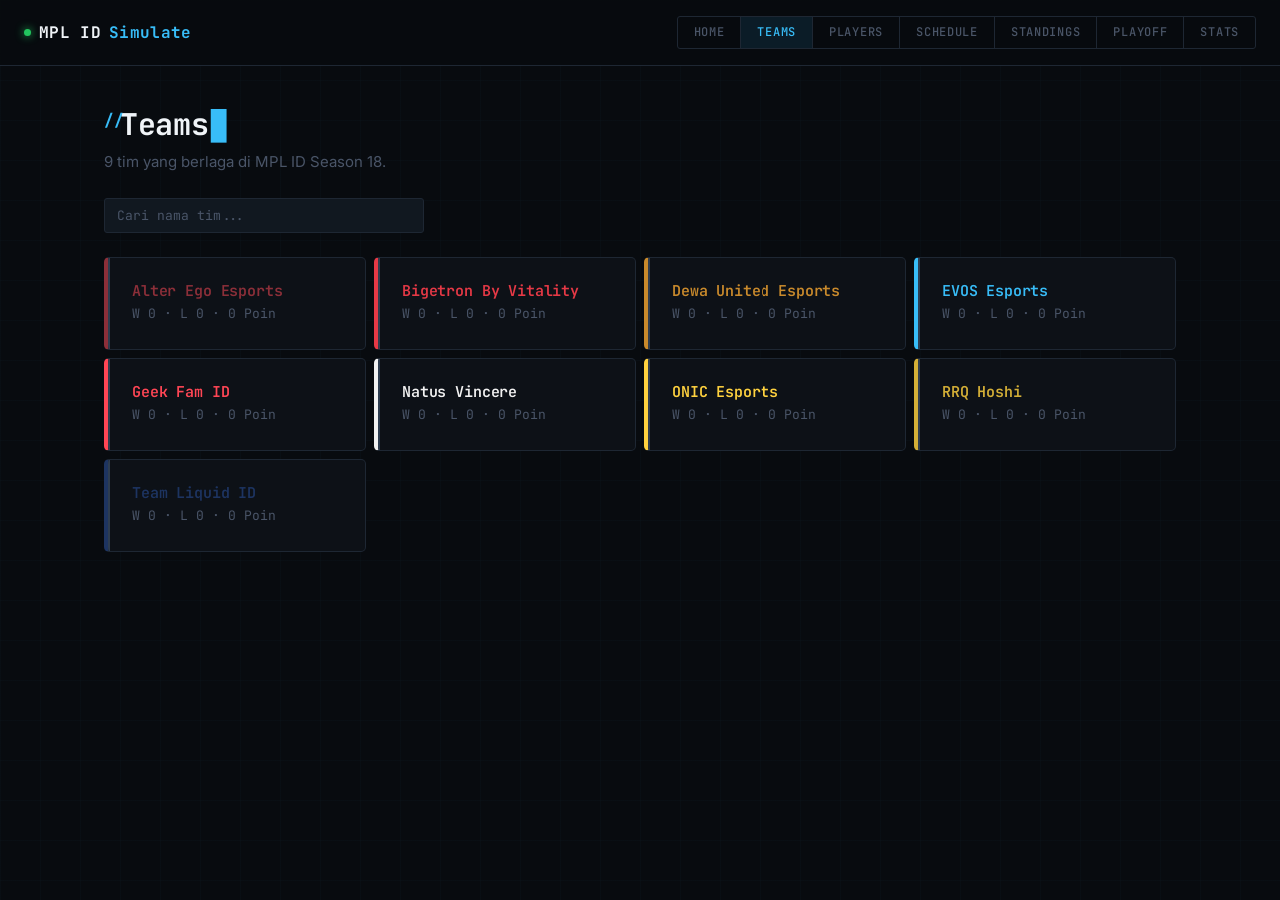
<file: index.html>
<!DOCTYPE html>
<html lang="id">
<head>
  <meta charset="UTF-8">
  <meta name="viewport" content="width=device-width, initial-scale=1.0">
  <title>MPL ID Simulate</title>
  <link rel="stylesheet" href="style.css">
</head>
<body>

  <nav class="navbar">
    <div class="navbar__brand">MPL ID <span>Simulate</span></div>
    <ul class="navbar__tabs">
      <li class="navbar__tab"><a href="home.html">Home</a></li>
      <li class="navbar__tab is-active">Teams</li>
      <li class="navbar__tab"><a href="players.html">Players</a></li>
      <li class="navbar__tab"><a href="schedule.html">Schedule</a></li>
      <li class="navbar__tab"><a href="standings.html">Standings</a></li>
      <li class="navbar__tab"><a href="playoff.html">Playoff</a></li>
      <li class="navbar__tab"><a href="stats.html">Stats</a></li>
    </ul>
  </nav>

  <main class="container" style="padding-top: 40px; padding-bottom: 40px;">
    <h1 data-type="Teams">Teams</h1>
    <p class="text-muted" style="margin-top: 8px; margin-bottom: 24px;">
      9 tim yang berlaga di MPL ID Season 18.
    </p>

    <input
      type="text"
      id="search-team"
      placeholder="Cari nama tim..."
      style="width: 100%; max-width: 320px; margin-bottom: 24px;"
    >

    <div id="teams-grid" class="card-grid">
      <p class="text-muted">Memuat data tim...</p>
    </div>
  </main>

  <script>
    let semuaTeams = [];

    function renderTeams(daftar) {
      const grid = document.getElementById('teams-grid');
      grid.innerHTML = '';

      if (daftar.length === 0) {
        grid.innerHTML = '<p class="text-muted">Tidak ada tim yang cocok.</p>';
        return;
      }

      daftar.forEach(team => {
        const card = document.createElement('a');
        card.className = 'card';
        card.href = `team-detail.html?id=${team.id}`;
        card.style.display = 'block';
        card.style.borderLeft = `4px solid ${team.color}`;
        card.innerHTML = `
          <h3 class="card__title" style="color: ${team.color};">${team.name}</h3>
          <p class="card__meta">W ${team.wins} · L ${team.losses} · ${team.points} Poin</p>
        `;
        grid.appendChild(card);
      });
    }

    async function loadTeams() {
      const grid = document.getElementById('teams-grid');
      try {
        const res = await fetch('teams.json');
        semuaTeams = await res.json();
        renderTeams(semuaTeams);
      } catch (err) {
        grid.innerHTML = '<p class="text-muted">Gagal memuat data tim. Pastikan file dibuka lewat local server, bukan langsung dari file.</p>';
        console.error(err);
      }
    }

    document.getElementById('search-team').addEventListener('input', (e) => {
      const kata = e.target.value.trim().toLowerCase();
      const hasil = semuaTeams.filter(t => t.name.toLowerCase().includes(kata));
      renderTeams(hasil);
    });

    loadTeams();
  </script>

  <script src="terminal.js"></script>
</body>
</html>
</file>
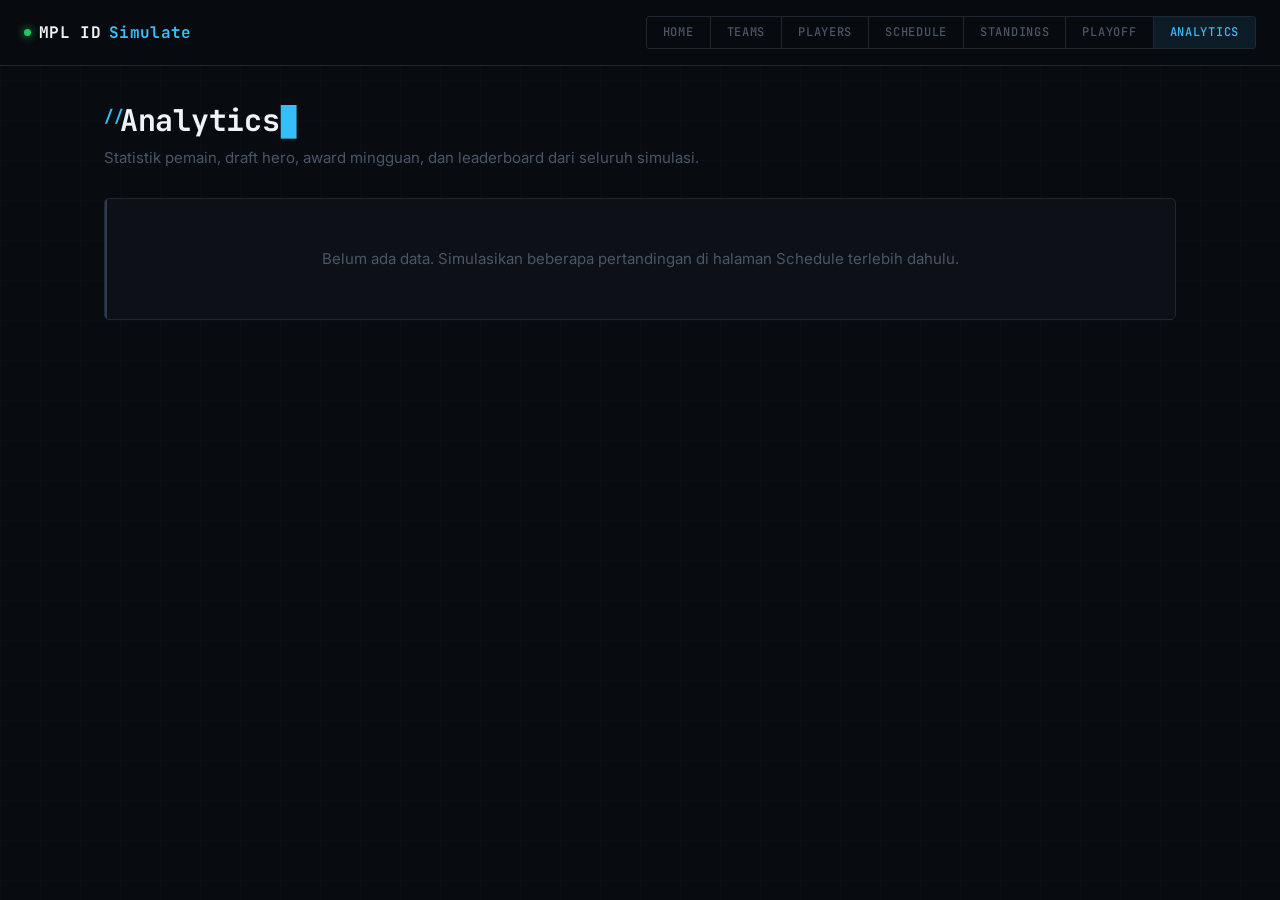
<file: analytics.html>
<!DOCTYPE html>
<html lang="id">
<head>
  <meta charset="UTF-8">
  <meta name="viewport" content="width=device-width, initial-scale=1.0">
  <title>Analytics — MPL ID Simulate</title>
  <link rel="stylesheet" href="style.css">
  <style>
    .section-title {
      font-family: var(--font-mono);
      font-size: 0.6875rem;
      letter-spacing: 0.12em;
      text-transform: uppercase;
      color: var(--color-text-muted);
      margin-bottom: 12px;
      margin-top: 32px;
      display: flex;
      align-items: center;
      gap: 8px;
    }
    .section-title::after { content:""; flex:1; height:1px; background:var(--color-border); }
    .section-title:first-child { margin-top: 0; }

    .grid-2 { display: grid; grid-template-columns: 1fr 1fr; gap: 16px; }
    .grid-3 { display: grid; grid-template-columns: 1fr 1fr 1fr; gap: 16px; }
    @media(max-width:720px){ .grid-2,.grid-3{ grid-template-columns:1fr; } }

    .summary-cards {
      display: grid;
      grid-template-columns: repeat(auto-fill, minmax(140px, 1fr));
      gap: 10px;
      margin-bottom: 8px;
    }
    .summary-card {
      background: var(--color-surface);
      border: 1px solid var(--color-border);
      border-radius: var(--radius-md);
      padding: 14px 16px;
      border-left: 3px solid var(--color-cyan, #38BDF8);
    }
    .summary-val { font-family: var(--font-mono); font-size: 1.5rem; font-weight: 700; color: var(--color-cyan, #38BDF8); }
    .summary-lbl { font-family: var(--font-mono); font-size: 0.5625rem; letter-spacing: 0.1em; text-transform: uppercase; color: var(--color-text-muted); margin-top: 2px; }

    /* Hero list */
    .hero-row { display: flex; align-items: center; gap: 10px; padding: 7px 0; border-bottom: 1px solid var(--color-border); }
    .hero-row:last-child { border-bottom: none; }
    .hero-rank { font-family: var(--font-mono); font-size: 0.6875rem; color: var(--color-text-muted); width: 16px; text-align: right; flex-shrink: 0; }
    .hero-name { font-family: var(--font-mono); font-size: 0.8125rem; color: var(--color-text-bright, #F0F4F8); flex: 1; }
    .hero-role-tag { font-family: var(--font-mono); font-size: 0.5625rem; color: var(--color-text-muted); padding: 1px 5px; border: 1px solid var(--color-border); border-radius: var(--radius-sm); white-space: nowrap; }
    .hero-bar-bg { width: 70px; height: 3px; background: var(--color-border); border-radius: 2px; overflow: hidden; flex-shrink: 0; }
    .hero-bar-fill { height: 100%; border-radius: 2px; }
    .hero-count { font-family: var(--font-mono); font-size: 0.75rem; width: 24px; text-align: right; flex-shrink: 0; }

    /* Player leaderboard row */
    .player-row { display: flex; align-items: center; gap: 10px; padding: 8px 0; border-bottom: 1px solid var(--color-border); }
    .player-row:last-child { border-bottom: none; }
    .player-rank { font-family: var(--font-mono); font-size: 0.6875rem; color: var(--color-text-muted); width: 16px; text-align: right; flex-shrink: 0; }
    .rank-1 { color: var(--color-amber, #F59E0B); }
    .rank-2 { color: #94A3B8; }
    .rank-3 { color: #A0785A; }
    .player-name-col { flex: 1; }
    .player-nm { font-family: var(--font-mono); font-size: 0.8125rem; color: var(--color-text-bright, #F0F4F8); }
    .player-tm { font-family: var(--font-mono); font-size: 0.5625rem; margin-top: 1px; }
    .player-val { font-family: var(--font-mono); font-size: 0.9rem; font-weight: 700; min-width: 36px; text-align: right; }

    /* Week selector */
    .week-selector {
      display: flex; gap: 0; flex-wrap: wrap;
      border: 1px solid var(--color-border);
      border-radius: var(--radius-sm);
      overflow: hidden;
      width: fit-content;
      margin-bottom: 16px;
    }
    .week-btn {
      font-family: var(--font-mono); font-size: 0.625rem;
      letter-spacing: 0.06em; text-transform: uppercase;
      padding: 6px 12px; cursor: pointer;
      color: var(--color-text-muted);
      border-right: 1px solid var(--color-border);
      transition: color 0.1s, background 0.1s;
    }
    .week-btn:last-child { border-right: none; }
    .week-btn:hover { color: var(--color-text-bright, #F0F4F8); background: var(--color-surface-2, #111820); }
    .week-btn.active { color: var(--color-amber, #F59E0B); background: rgba(245,158,11,0.08); }

    /* TOTW card */
    .totw-grid { display: grid; grid-template-columns: repeat(5, 1fr); gap: 10px; }
    @media(max-width:640px){ .totw-grid{ grid-template-columns: repeat(3,1fr); } }
    .totw-card {
      background: var(--color-surface);
      border: 1px solid var(--color-border);
      border-radius: var(--radius-md);
      padding: 12px;
      text-align: center;
      position: relative;
    }
    .totw-role-label { font-family: var(--font-mono); font-size: 0.5rem; letter-spacing: 0.1em; text-transform: uppercase; color: var(--color-cyan, #38BDF8); margin-bottom: 6px; }
    .totw-player-name { font-family: var(--font-mono); font-size: 0.75rem; font-weight: 700; color: var(--color-text-bright, #F0F4F8); }
    .totw-team { font-family: var(--font-mono); font-size: 0.5rem; margin-top: 3px; }
    .totw-score { font-family: var(--font-mono); font-size: 0.6875rem; color: var(--color-amber, #F59E0B); margin-top: 4px; }

    /* POTW big card */
    .potw-card {
      background: linear-gradient(135deg, var(--color-surface), var(--color-surface-2, #111820));
      border: 1px solid var(--color-amber, #F59E0B);
      border-radius: var(--radius-md);
      padding: 20px 24px;
      display: flex; align-items: center; gap: 20px; flex-wrap: wrap;
    }
    .potw-badge {
      font-family: var(--font-mono); font-size: 0.5625rem;
      letter-spacing: 0.12em; text-transform: uppercase;
      color: var(--color-amber, #F59E0B);
      border: 1px solid var(--color-amber, #F59E0B);
      padding: 3px 8px; border-radius: var(--radius-sm);
    }
    .potw-name { font-family: var(--font-mono); font-size: 1.25rem; font-weight: 700; color: var(--color-text-bright, #F0F4F8); }
    .potw-meta { font-family: var(--font-mono); font-size: 0.6875rem; color: var(--color-text-muted); margin-top: 2px; }
    .potw-stats { display: flex; gap: 20px; flex-wrap: wrap; }
    .potw-stat-val { font-family: var(--font-mono); font-size: 1.125rem; font-weight: 700; color: var(--color-amber, #F59E0B); }
    .potw-stat-lbl { font-family: var(--font-mono); font-size: 0.5rem; letter-spacing: 0.1em; text-transform: uppercase; color: var(--color-text-muted); }

    /* Filter tab (role) */
    .filter-tabs { display: flex; gap: 0; margin-bottom: 16px; border: 1px solid var(--color-border); border-radius: var(--radius-sm); overflow: hidden; width: fit-content; }
    .filter-tab { font-family: var(--font-mono); font-size: 0.625rem; letter-spacing: 0.06em; text-transform: uppercase; padding: 6px 12px; cursor: pointer; color: var(--color-text-muted); border-right: 1px solid var(--color-border); transition: color 0.1s, background 0.1s; }
    .filter-tab:last-child { border-right: none; }
    .filter-tab:hover { color: var(--color-text-bright,#F0F4F8); background: var(--color-surface-2,#111820); }
    .filter-tab.active { color: var(--color-cyan,#38BDF8); background: var(--color-cyan-soft,#38BDF81A); }

    .no-data-msg { padding: 24px; text-align: center; }
  </style>
</head>
<body>

  <nav class="navbar">
    <div class="navbar__brand">MPL ID <span>Simulate</span></div>
    <ul class="navbar__tabs">
      <li class="navbar__tab"><a href="home.html">Home</a></li>
      <li class="navbar__tab"><a href="index.html">Teams</a></li>
      <li class="navbar__tab"><a href="players.html">Players</a></li>
      <li class="navbar__tab"><a href="schedule.html">Schedule</a></li>
      <li class="navbar__tab"><a href="standings.html">Standings</a></li>
      <li class="navbar__tab"><a href="playoff.html">Playoff</a></li>
      <li class="navbar__tab is-active">Analytics</li>
    </ul>
  </nav>

  <main class="container" style="padding-top:36px; padding-bottom:48px;">
    <h1 data-type="Analytics">Analytics</h1>
    <p class="text-muted" style="margin-top:8px; margin-bottom:28px;">
      Statistik pemain, draft hero, award mingguan, dan leaderboard dari seluruh simulasi.
    </p>

    <div id="no-data" class="card" style="display:none;">
      <p class="text-muted no-data-msg">Belum ada data. Simulasikan beberapa pertandingan di halaman Schedule terlebih dahulu.</p>
    </div>

    <div id="main-content">

      <!-- Ringkasan -->
      <div class="section-title">// Ringkasan Simulasi</div>
      <div class="summary-cards" id="summary-cards"></div>

      <!-- ===== WEEKLY AWARDS ===== -->
      <div class="section-title">// Weekly Awards</div>
      <div class="week-selector" id="week-selector"></div>

      <div id="awards-content">
        <div style="margin-bottom:20px;" id="potw-block"></div>
        <div class="section-title" style="margin-top:0;">// Team of the Week</div>
        <div class="totw-grid" id="totw-block"></div>
      </div>

      <!-- ===== LEADERBOARD ===== -->
      <div class="section-title">// Leaderboard</div>
      <div class="grid-3" style="margin-bottom:8px;">
        <div>
          <div class="section-title">// Most Kills</div>
          <div class="card" id="lb-kills"></div>
        </div>
        <div>
          <div class="section-title">// Most Assists</div>
          <div class="card" id="lb-assists"></div>
        </div>
        <div>
          <div class="section-title">// MVP Points</div>
          <div class="card" id="lb-mvp"></div>
        </div>
      </div>

      <!-- Points leaderboard -->
      <div class="section-title">// Overall Points (MVP+POTW+TOTW)</div>
      <div class="card" id="lb-points"></div>

      <!-- ===== HERO ANALYTICS ===== -->
      <div class="section-title">// Hero Draft Analytics</div>
      <div class="filter-tabs" id="role-filter">
        <div class="filter-tab active" data-role="">Semua</div>
        <div class="filter-tab" data-role="EXP Laner">EXP</div>
        <div class="filter-tab" data-role="Jungler">Jungler</div>
        <div class="filter-tab" data-role="Mid Laner">Mid</div>
        <div class="filter-tab" data-role="Gold Laner">Gold</div>
        <div class="filter-tab" data-role="Roamer">Roamer</div>
      </div>

      <div class="grid-2" style="margin-bottom:16px;">
        <div>
          <div class="section-title">// Top Pick</div>
          <div class="card" id="top-picks"></div>
        </div>
        <div>
          <div class="section-title">// Top Ban</div>
          <div class="card" id="top-bans"></div>
        </div>
      </div>

      <div class="section-title">// Presence Rate (Pick + Ban %)</div>
      <div class="card" id="presence-rate"></div>

      <div class="section-title">// Hero Terbanyak di Sisi Pemenang</div>
      <div class="card" id="win-heroes"></div>

    </div>
  </main>

  <script src="sim.js"></script>
  <script src="terminal.js"></script>
  <script>
    let teamsData = [];
    let playersData = [];
    let heroRoles = {};
    let activeRole = '';
    let activeWeek = null;

    // Draft analytics data
    let draftData = { picks:{}, bans:{}, winPicks:{}, totalGames:0, totalMatches:0 };

    function namaTim(id){ return teamsData.find(t=>t.id===id)?.name||id; }
    function warnaTim(id){ return teamsData.find(t=>t.id===id)?.color||'inherit'; }
    function namaPlayer(id){ return playersData.find(p=>p.id===id)?.name||id; }
    function rolePemain(id){ return playersData.find(p=>p.id===id)?.role||''; }

    /* --- Collect draft data from localStorage --- */
    function collectDraftData(){
      const overrides = getOverrides();
      const picks={}, bans={}, winPicks={};
      let totalGames=0, totalMatches=0;
      Object.values(overrides).forEach(m=>{
        if(!m.games) return;
        totalMatches++;
        m.games.forEach(g=>{
          totalGames++;
          const {draft,winner}=g;
          [...(draft.picks_a||[]),...(draft.picks_b||[])].forEach(p=>{ picks[p.name]=(picks[p.name]||0)+1; });
          [...(draft.bans_a||[]),...(draft.bans_b||[])].forEach(h=>{ bans[h]=(bans[h]||0)+1; });
          const wp=winner===m.team_a?(draft.picks_a||[]):(draft.picks_b||[]);
          wp.forEach(p=>{ winPicks[p.name]=(winPicks[p.name]||0)+1; });
        });
      });
      draftData={picks,bans,winPicks,totalGames,totalMatches};
    }

    /* --- Render hero list --- */
    function filteredBy(obj,role){ if(!role) return obj; return Object.fromEntries(Object.entries(obj).filter(([k])=>heroRoles[k]===role)); }
    function renderBar(count,max,color){ const pct=max>0?Math.round(count/max*100):0; return `<div class="hero-bar-bg"><div class="hero-bar-fill" style="width:${pct}%;background:${color};"></div></div>`; }

    function renderHeroList(elId, obj, color){
      const el=document.getElementById(elId);
      const sorted=Object.entries(obj).sort((a,b)=>b[1]-a[1]).slice(0,12);
      const max=sorted[0]?.[1]||1;
      if(!sorted.length){el.innerHTML='<p class="text-muted" style="padding:8px 0;">Tidak ada data.</p>';return;}
      el.innerHTML=sorted.map(([hero,count],i)=>`
        <div class="hero-row">
          <span class="hero-rank">${i+1}</span>
          <span class="hero-name">${hero}</span>
          <span class="hero-role-tag">${heroRoles[hero]||'—'}</span>
          ${renderBar(count,max,color)}
          <span class="hero-count" style="color:${color};">${count}</span>
        </div>`).join('');
    }

    function renderPresence(role){
      const el=document.getElementById('presence-rate');
      const p=filteredBy(draftData.picks,role), b=filteredBy(draftData.bans,role);
      const heroes=new Set([...Object.keys(p),...Object.keys(b)]);
      const presence={};
      heroes.forEach(h=>{presence[h]=(p[h]||0)+(b[h]||0);});
      const sorted=Object.entries(presence).sort((a,b2)=>b2[1]-a[1]).slice(0,12);
      const max=sorted[0]?.[1]||1;
      if(!sorted.length){el.innerHTML='<p class="text-muted" style="padding:8px 0;">Tidak ada data.</p>';return;}
      el.innerHTML=sorted.map(([hero,total],i)=>{
        const pk=p[hero]||0, bk=b[hero]||0;
        const pct=draftData.totalGames>0?Math.round(total/draftData.totalGames*100):0;
        return `<div class="hero-row">
          <span class="hero-rank">${i+1}</span>
          <span class="hero-name">${hero}</span>
          <span class="hero-role-tag">${heroRoles[hero]||'—'}</span>
          <span style="font-family:var(--font-mono);font-size:0.6875rem;color:var(--color-amber,#F59E0B);width:36px;text-align:right;">${pct}%</span>
          ${renderBar(total,max,'var(--color-amber,#F59E0B)')}
          <span style="font-family:var(--font-mono);font-size:0.5625rem;color:var(--color-text-muted);">P:${pk} B:${bk}</span>
        </div>`;
      }).join('');
    }

    function renderHeroSection(role){
      renderHeroList('top-picks', filteredBy(draftData.picks,role), 'var(--color-cyan,#38BDF8)');
      renderHeroList('top-bans',  filteredBy(draftData.bans, role), 'var(--color-red,#F87171)');
      renderPresence(role);
      renderHeroList('win-heroes', filteredBy(draftData.winPicks,role), 'var(--color-green,#22C55E)');
    }

    /* --- Summary cards --- */
    function renderSummary(weeklyStats){
      const totalWeeks=Object.keys(weeklyStats).filter(k=>k!=='_awards'&&!isNaN(k)).length;
      document.getElementById('summary-cards').innerHTML=`
        <div class="summary-card"><div class="summary-val">${draftData.totalMatches}</div><div class="summary-lbl">Match Simulasi</div></div>
        <div class="summary-card"><div class="summary-val">${draftData.totalGames}</div><div class="summary-lbl">Total Games</div></div>
        <div class="summary-card"><div class="summary-val">${totalWeeks}</div><div class="summary-lbl">Pekan Tersimulasi</div></div>
        <div class="summary-card"><div class="summary-val">${Object.keys(draftData.picks).length}</div><div class="summary-lbl">Hero Dipick</div></div>
        <div class="summary-card" style="border-left-color:var(--color-red,#F87171);">
          <div class="summary-val" style="color:var(--color-red,#F87171);">${Object.keys(draftData.bans).length}</div><div class="summary-lbl">Hero Diban</div>
        </div>`;
    }

    /* --- Weekly awards --- */
    function renderWeekSelector(weeks){
      const el=document.getElementById('week-selector');
      el.innerHTML=weeks.map((w,i)=>`
        <div class="week-btn ${i===0?'active':''}" data-week="${w}">Wk ${w}</div>`).join('');
    }

    function renderAwards(week){
      const weeklyStats=getWeeklyStats();
      const wData=weeklyStats[week];
      const awards=wData?._awards;

      // POTW
      const potwEl=document.getElementById('potw-block');
      if(!awards?.potw||!wData){
        potwEl.innerHTML='<div class="potw-card"><p class="text-muted">Data POTW belum tersedia untuk pekan ini.</p></div>';
      } else {
        const pId=awards.potw;
        const pSt=wData[pId];
        const kda=pSt.deaths===0?(pSt.kills+pSt.assists).toFixed(1):((pSt.kills+pSt.assists)/pSt.deaths).toFixed(1);
        const tim=teamsData.find(t=>t.id===pSt.team);
        potwEl.innerHTML=`
          <div class="section-title" style="margin-top:0;">// Player of the Week — Wk ${week}</div>
          <div class="potw-card">
            <div>
              <div class="potw-badge">⭐ POTW</div>
              <div class="potw-name" style="margin-top:6px;">${pSt.name}</div>
              <div class="potw-meta"><span style="color:${tim?.color||'inherit'}">${tim?.name||pSt.team}</span> · <span class="badge">${pSt.role}</span></div>
            </div>
            <div class="potw-stats">
              <div><div class="potw-stat-val">${pSt.kills}</div><div class="potw-stat-lbl">Kills</div></div>
              <div><div class="potw-stat-val">${pSt.assists}</div><div class="potw-stat-lbl">Assists</div></div>
              <div><div class="potw-stat-val">${kda}</div><div class="potw-stat-lbl">KDA</div></div>
              <div><div class="potw-stat-val">${pSt.mvps}</div><div class="potw-stat-lbl">MVP</div></div>
              <div><div class="potw-stat-val">${Math.round(pSt.perfScore)}</div><div class="potw-stat-lbl">Perf Score</div></div>
            </div>
          </div>`;
      }

      // TOTW
      const totwEl=document.getElementById('totw-block');
      const roles=['EXP Laner','Jungler','Mid Laner','Gold Laner','Roamer'];
      if(!awards?.totw||!wData){
        totwEl.innerHTML='<p class="text-muted">Data TOTW belum tersedia.</p>';
        return;
      }
      totwEl.innerHTML=roles.map((role,i)=>{
        const pId=awards.totw[i];
        if(!pId||!wData[pId]) return `<div class="totw-card"><div class="totw-role-label">${role}</div><div class="totw-player-name" style="color:var(--color-text-muted);">—</div></div>`;
        const st=wData[pId];
        const tim=teamsData.find(t=>t.id===st.team);
        return `<div class="totw-card">
          <div class="totw-role-label">${role}</div>
          <div class="totw-player-name">${st.name}</div>
          <div class="totw-team" style="color:${tim?.color||'var(--color-text-muted)'};">${tim?.name||st.team}</div>
          <div class="totw-score">Score: ${Math.round(st.perfScore)}</div>
        </div>`;
      }).join('');
    }

    /* --- Leaderboards --- */
    function renderLeaderboard(elId, players, valFn, color, label){
      const el=document.getElementById(elId);
      const sorted=[...players].sort((a,b)=>valFn(b)-valFn(a)).slice(0,10);
      if(!sorted.length){el.innerHTML='<p class="text-muted" style="padding:8px 0;">Tidak ada data.</p>';return;}
      el.innerHTML=sorted.map((p,i)=>{
        const tim=teamsData.find(t=>t.id===p.team_id);
        return `<div class="player-row">
          <span class="player-rank rank-${i+1}">${i+1}</span>
          <div class="player-name-col">
            <div class="player-nm"><a href="player-detail.html?id=${p.id}" style="color:var(--color-text-bright,#F0F4F8);">${p.name}</a></div>
            <div class="player-tm" style="color:${tim?.color||'var(--color-text-muted)'};">${tim?.name||p.team_id} · ${p.role}</div>
          </div>
          <div class="player-val" style="color:${color};">${valFn(p)}</div>
        </div>`;
      }).join('');
    }

    function renderPointsLeaderboard(players){
      const points=getPoints();
      const el=document.getElementById('lb-points');
      const sorted=[...players]
        .map(p=>({...p, pts: points[p.id]||0}))
        .sort((a,b)=>b.pts-a.pts)
        .slice(0,10);
      if(!sorted.length||sorted[0].pts===0){el.innerHTML='<p class="text-muted" style="padding:8px 0;">Belum ada poin.</p>';return;}
      el.innerHTML=sorted.map((p,i)=>{
        const tim=teamsData.find(t=>t.id===p.team_id);
        return `<div class="player-row">
          <span class="player-rank rank-${i+1}">${i+1}</span>
          <div class="player-name-col">
            <div class="player-nm"><a href="player-detail.html?id=${p.id}" style="color:var(--color-text-bright,#F0F4F8);">${p.name}</a></div>
            <div class="player-tm" style="color:${tim?.color||'var(--color-text-muted)'};">${tim?.name||p.team_id} · ${p.role}</div>
          </div>
          <div class="player-val" style="color:var(--color-amber,#F59E0B);">${p.pts} <span style="font-size:0.5625rem;color:var(--color-text-muted);">pts</span></div>
        </div>`;
      }).join('');
    }

    /* --- Main init --- */
    async function init(){
      const [teamsRes, players] = await Promise.all([fetch('teams.json'), getPlayerStatsGabungan()]);
      teamsData  = await teamsRes.json();
      playersData = players;

      HERO_POOL.forEach(h=>{ heroRoles[h.name]=h.role; });
      collectDraftData();

      const weeklyStats = getWeeklyStats();
      const weeks = Object.keys(weeklyStats).filter(k=>k!=='_awards'&&!isNaN(k)).sort((a,b)=>+a-+b);
      const hasData = draftData.totalMatches > 0 || weeks.length > 0;

      document.getElementById('no-data').style.display = hasData?'none':'block';
      document.getElementById('main-content').style.display = hasData?'block':'none';
      if(!hasData) return;

      renderSummary(weeklyStats);

      // Week selector
      if(weeks.length){
        activeWeek = weeks[0];
        renderWeekSelector(weeks);
        renderAwards(activeWeek);
        document.getElementById('week-selector').addEventListener('click', e=>{
          const btn=e.target.closest('[data-week]');
          if(!btn) return;
          document.querySelectorAll('.week-btn').forEach(b=>b.classList.remove('active'));
          btn.classList.add('active');
          activeWeek=btn.dataset.week;
          renderAwards(activeWeek);
        });
      } else {
        document.getElementById('awards-content').innerHTML='<p class="text-muted">Belum ada weekly stats. Simulasikan via Schedule.</p>';
        document.getElementById('week-selector').style.display='none';
      }

      // Leaderboards
      renderLeaderboard('lb-kills',   players, p=>p.stats.kills,     'var(--color-red,#F87171)',   'Kills');
      renderLeaderboard('lb-assists', players, p=>p.stats.assists,   'var(--color-green,#22C55E)', 'Assists');
      renderLeaderboard('lb-mvp',     players, p=>p.stats.mvp_count, 'var(--color-amber,#F59E0B)', 'MVP');
      renderPointsLeaderboard(players);

      // Hero analytics
      renderHeroSection(activeRole);

      document.getElementById('role-filter').addEventListener('click', e=>{
        const tab=e.target.closest('[data-role]');
        if(!tab) return;
        document.querySelectorAll('.filter-tab').forEach(t=>t.classList.remove('active'));
        tab.classList.add('active');
        activeRole=tab.dataset.role;
        renderHeroSection(activeRole);
      });
    }

    init();
  </script>
</body>
</html>
</file>
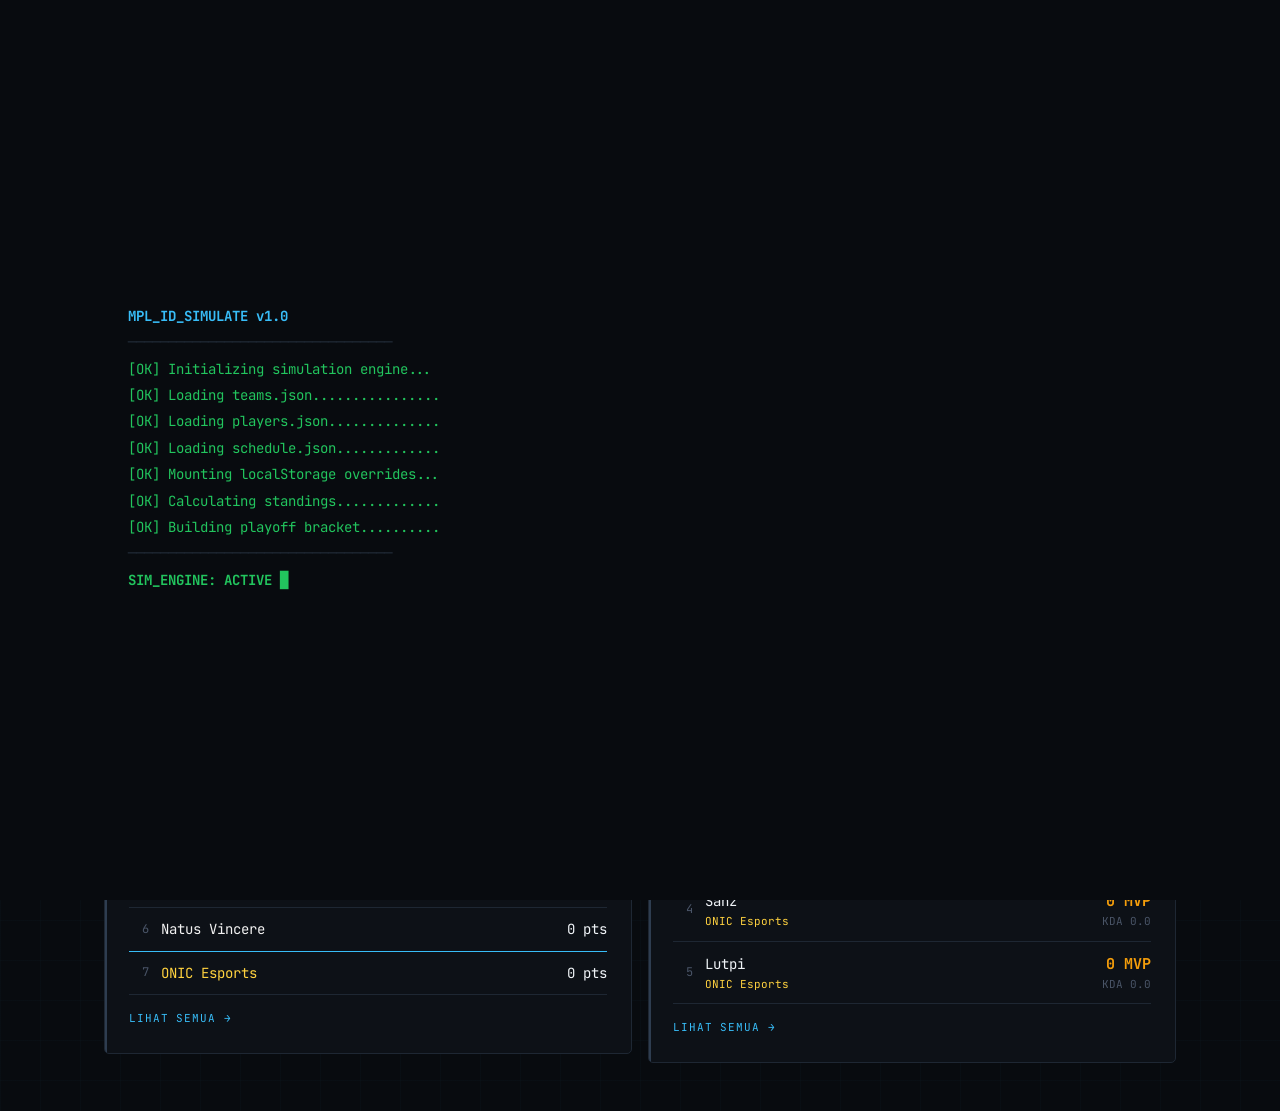
<file: home.html>
<!DOCTYPE html>
<html lang="id">
<head>
  <meta charset="UTF-8">
  <meta name="viewport" content="width=device-width, initial-scale=1.0">
  <title>MPL ID Simulate</title>
  <link rel="stylesheet" href="style.css">
  <style>
    .home-grid {
      display: grid;
      grid-template-columns: 1fr 1fr;
      gap: 16px;
    }
    @media (max-width: 720px) {
      .home-grid { grid-template-columns: 1fr; }
    }
    .section-title {
      font-family: var(--font-mono);
      font-size: 0.6875rem;
      letter-spacing: 0.12em;
      text-transform: uppercase;
      color: var(--color-text-muted);
      margin-bottom: 12px;
      display: flex;
      align-items: center;
      gap: 8px;
    }
    .section-title::after {
      content: "";
      flex: 1;
      height: 1px;
      background: var(--color-border);
    }
    .match-row {
      display: flex;
      align-items: center;
      justify-content: space-between;
      padding: 10px 0;
      border-bottom: 1px solid var(--color-border);
      gap: 12px;
    }
    .match-row:last-child { border-bottom: none; }
    .match-teams {
      display: flex;
      align-items: center;
      gap: 10px;
      font-family: var(--font-mono);
      font-size: 0.875rem;
    }
    .match-vs { color: var(--color-text-muted); font-size: 0.75rem; }
    .match-meta {
      font-family: var(--font-mono);
      font-size: 0.6875rem;
      color: var(--color-text-muted);
      text-align: right;
      flex-shrink: 0;
    }
    .rank-num {
      font-family: var(--font-mono);
      font-size: 0.75rem;
      color: var(--color-text-muted);
      width: 20px;
      text-align: right;
    }
    .rank-1 { color: var(--color-amber); }
    .rank-2 { color: #94A3B8; }
    .rank-3 { color: #A0785A; }
    .hero-bar {
      border: 1px solid var(--color-border);
      border-radius: var(--radius-md);
      padding: 24px 28px;
      margin-bottom: 32px;
      display: flex;
      align-items: center;
      justify-content: space-between;
      flex-wrap: wrap;
      gap: 16px;
      background: var(--color-surface);
      position: relative;
      overflow: hidden;
    }
    .hero-bar::before {
      content: "";
      position: absolute;
      left: 0; top: 0; bottom: 0;
      width: 3px;
      background: var(--color-cyan);
    }
    .hero-stat { text-align: center; }
    .hero-stat .val {
      font-family: var(--font-mono);
      font-size: 1.75rem;
      font-weight: 700;
      color: var(--color-cyan);
      display: block;
    }
    .hero-stat .lbl {
      font-family: var(--font-mono);
      font-size: 0.625rem;
      letter-spacing: 0.1em;
      text-transform: uppercase;
      color: var(--color-text-muted);
    }
    .divider-v {
      width: 1px;
      height: 40px;
      background: var(--color-border);
    }
  </style>
</head>
<body>

  <nav class="navbar">
    <div class="navbar__brand">MPL ID <span>Simulate</span></div>
    <ul class="navbar__tabs">
      <li class="navbar__tab is-active">Home</li>
      <li class="navbar__tab"><a href="index.html">Teams</a></li>
      <li class="navbar__tab"><a href="players.html">Players</a></li>
      <li class="navbar__tab"><a href="schedule.html">Schedule</a></li>
      <li class="navbar__tab"><a href="standings.html">Standings</a></li>
      <li class="navbar__tab"><a href="playoff.html">Playoff</a></li>
      <li class="navbar__tab"><a href="analytics.html">Analytics</a></li>
      <li class="navbar__tab"><a href="power-ranking.html">Power Ranking</a></li>
    </ul>
  </nav>

  <main class="container" style="padding-top: 36px; padding-bottom: 48px;">

    <div class="hero-bar">
      <div>
        <div class="sys-label" style="margin-bottom: 6px; color: var(--color-green);">■ SIM_ENGINE ACTIVE</div>
        <div style="font-family: var(--font-mono); font-weight: 700; font-size: 1.25rem; color: var(--color-text-bright);">MPL ID Season 18</div>
        <div class="sys-label" style="margin-top: 4px;">Regular Season &middot; 9 Pekan</div>
      </div>
      <div style="display: flex; align-items: center; gap: 24px; flex-wrap: wrap;">
        <div class="hero-stat"><span class="val" id="hero-done">—</span><span class="lbl">Selesai</span></div>
        <div class="divider-v"></div>
        <div class="hero-stat"><span class="val" id="hero-left">—</span><span class="lbl">Tersisa</span></div>
        <div class="divider-v"></div>
        <div class="hero-stat"><span class="val">72</span><span class="lbl">Total Match</span></div>
        <div class="divider-v"></div>
        <div class="hero-stat"><span class="val">9</span><span class="lbl">Tim</span></div>
      </div>
    </div>

    <div class="home-grid">

      <div>
        <div class="section-title">// Match Terdekat</div>
        <div class="card" id="upcoming-matches"><p class="text-muted">Memuat...</p></div>
      </div>

      <div>
        <div class="section-title">// Hasil Terbaru</div>
        <div class="card" id="recent-matches"><p class="text-muted">Memuat...</p></div>
      </div>

      <div>
        <div class="section-title">// Klasemen Sementara</div>
        <div class="card" id="mini-standings"><p class="text-muted">Memuat...</p></div>
      </div>

      <div>
        <div class="section-title">// Top Player (MVP)</div>
        <div class="card" id="top-players"><p class="text-muted">Memuat...</p></div>
      </div>

    </div>
  </main>

  <script src="sim.js"></script>
  <script>
    function formatTgl(dateStr) {
      return new Date(dateStr).toLocaleDateString('id-ID', { day: 'numeric', month: 'short' });
    }

    function hitungKlasemen(teams, schedule) {
      const stats = {};
      teams.forEach(t => {
        stats[t.id] = { id: t.id, name: t.name, color: t.color, points: 0, gameDiff: 0 };
      });
      schedule.filter(m => m.status === 'finished').forEach(m => {
        const a = stats[m.team_a], b = stats[m.team_b];
        if (!a || !b) return;
        a.gameDiff += (m.score_a - m.score_b);
        b.gameDiff += (m.score_b - m.score_a);
        if (m.score_a > m.score_b) a.points++;
        else if (m.score_b > m.score_a) b.points++;
      });
      return Object.values(stats).sort((x, y) =>
        y.points !== x.points ? y.points - x.points : y.gameDiff - x.gameDiff
      );
    }

    async function loadHome() {
      try {
        const [teamsRes, schedule, players] = await Promise.all([
          fetch('teams.json'),
          getScheduleGabungan(),
          getPlayerStatsGabungan()
        ]);
        const teams = await teamsRes.json();
        const namaTim = id => teams.find(t => t.id === id)?.name || id;
        const warna = id => teams.find(t => t.id === id)?.color || 'inherit';

        const selesai = schedule.filter(m => m.status === 'finished');
        const tersisa = schedule.filter(m => m.status !== 'finished');
        document.getElementById('hero-done').textContent = selesai.length;
        document.getElementById('hero-left').textContent = tersisa.length;

        // Upcoming
        const upEl = document.getElementById('upcoming-matches');
        const up = tersisa.slice(0, 5);
        upEl.innerHTML = up.length === 0
          ? '<p class="text-muted">Semua match sudah selesai.</p>'
          : up.map(m => `
            <div class="match-row">
              <div class="match-teams">
                <span style="color:${warna(m.team_a)};">${namaTim(m.team_a)}</span>
                <span class="match-vs">VS</span>
                <span style="color:${warna(m.team_b)};">${namaTim(m.team_b)}</span>
              </div>
              <div class="match-meta">${formatTgl(m.date)}<br>${m.time}</div>
            </div>`).join('');

        // Recent
        const reEl = document.getElementById('recent-matches');
        const re = [...selesai].reverse().slice(0, 5);
        reEl.innerHTML = re.length === 0
          ? '<p class="text-muted">Belum ada match selesai.</p>'
          : re.map(m => {
              const aW = m.score_a > m.score_b;
              return `
              <div class="match-row">
                <div class="match-teams">
                  <span class="${aW ? 'score-win' : ''}" style="color:${aW ? warna(m.team_a) : 'var(--color-text-muted)'};">${namaTim(m.team_a)}</span>
                  <span class="match-vs">${m.score_a}–${m.score_b}</span>
                  <span class="${!aW ? 'score-win' : ''}" style="color:${!aW ? warna(m.team_b) : 'var(--color-text-muted)'};">${namaTim(m.team_b)}</span>
                </div>
                <div class="match-meta">Wk${m.week} · ${m.format}</div>
              </div>`;
            }).join('');

        // Mini standings (top 7, garis di posisi 6)
        const klasemen = hitungKlasemen(teams, schedule);
        document.getElementById('mini-standings').innerHTML =
          klasemen.slice(0, 7).map((t, i) => `
            <div class="match-row" ${i === 5 ? 'style="border-bottom: 1px solid var(--color-cyan);"' : ''}>
              <div style="display:flex;align-items:center;gap:12px;">
                <span class="rank-num rank-${i+1}">${i+1}</span>
                <a href="team-detail.html?id=${t.id}" style="font-family:var(--font-mono);font-size:0.875rem;color:${t.color};">${t.name}</a>
              </div>
              <span style="font-family:var(--font-mono);font-size:0.875rem;color:var(--color-text-bright);">${t.points} pts</span>
            </div>`).join('')
          + `<div style="padding-top:10px;"><a href="standings.html" style="font-family:var(--font-mono);font-size:0.6875rem;letter-spacing:0.08em;text-transform:uppercase;color:var(--color-cyan);">Lihat semua →</a></div>`;

        // Top players MVP (top 5)
        const sorted = [...players].sort((a, b) => b.stats.mvp_count - a.stats.mvp_count).slice(0, 5);
        document.getElementById('top-players').innerHTML =
          sorted.map((p, i) => {
            const tim = teams.find(t => t.id === p.team_id);
            const kda = p.stats.deaths === 0
              ? (p.stats.kills + p.stats.assists).toFixed(1)
              : ((p.stats.kills + p.stats.assists) / p.stats.deaths).toFixed(1);
            return `
              <div class="match-row">
                <div style="display:flex;align-items:center;gap:12px;">
                  <span class="rank-num rank-${i+1}">${i+1}</span>
                  <div>
                    <a href="player-detail.html?id=${p.id}" style="font-family:var(--font-mono);font-size:0.875rem;color:var(--color-text-bright);">${p.name}</a>
                    <div style="font-family:var(--font-mono);font-size:0.6875rem;color:${tim?.color || 'var(--color-text-muted)'};">${tim?.name || p.team_id}</div>
                  </div>
                </div>
                <div style="text-align:right;font-family:var(--font-mono);">
                  <div style="color:var(--color-amber);font-weight:700;">${p.stats.mvp_count} MVP</div>
                  <div style="font-size:0.6875rem;color:var(--color-text-muted);">KDA ${kda}</div>
                </div>
              </div>`;
          }).join('')
          + `<div style="padding-top:10px;"><a href="stats.html" style="font-family:var(--font-mono);font-size:0.6875rem;letter-spacing:0.08em;text-transform:uppercase;color:var(--color-cyan);">Lihat semua →</a></div>`;

      } catch (err) {
        console.error(err);
      }
    }

    loadHome();
  </script>

  <script src="terminal.js"></script>
</body>
</html>
</file>
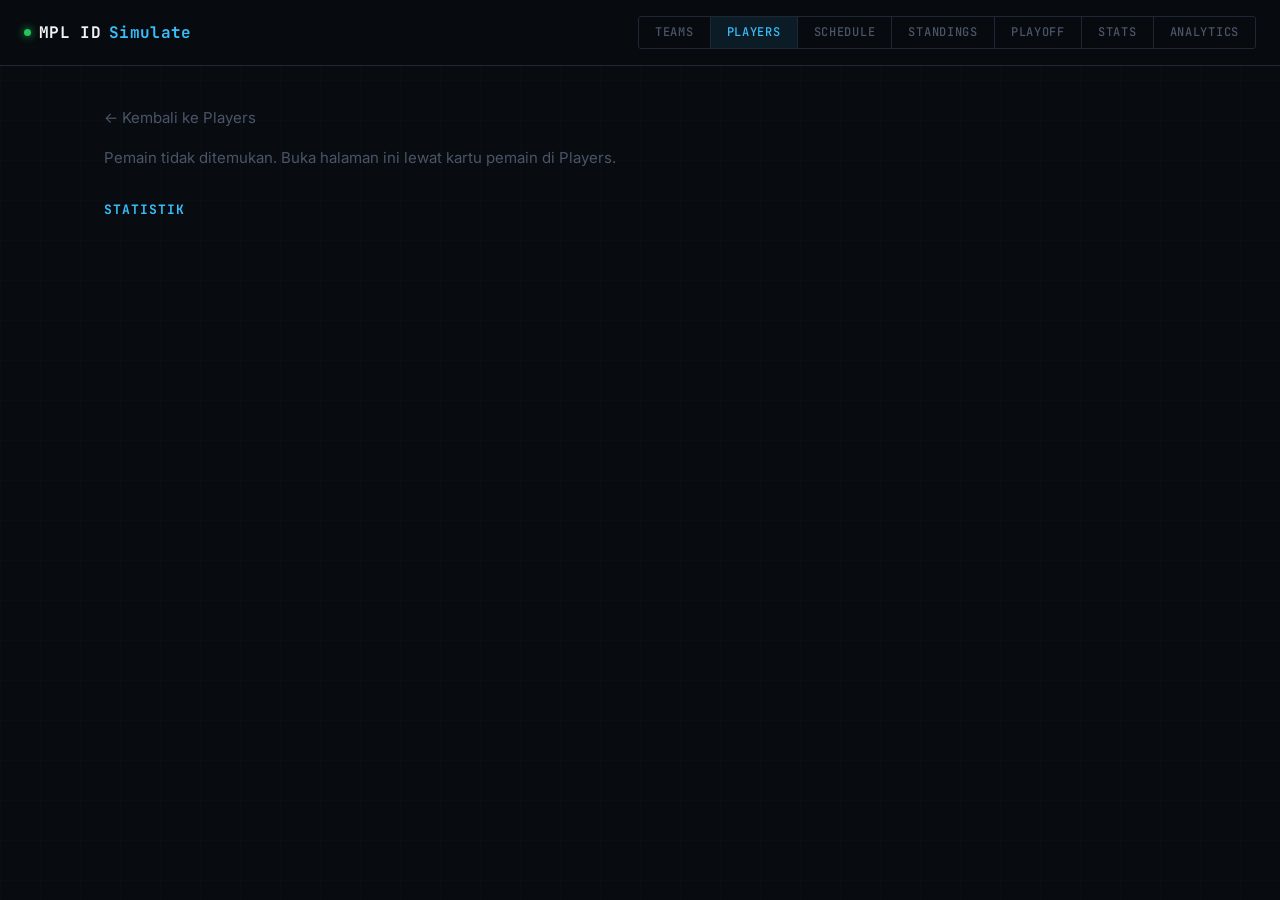
<file: player-detail.html>
<!DOCTYPE html>
<html lang="id">
<head>
  <meta charset="UTF-8">
  <meta name="viewport" content="width=device-width, initial-scale=1.0">
  <title>Detail Pemain — MPL ID Simulate</title>
  <link rel="stylesheet" href="style.css">
</head>
<body>

  <nav class="navbar">
    <div class="navbar__brand">MPL ID <span>Simulate</span></div>
    <ul class="navbar__tabs">
      <li class="navbar__tab"><a href="index.html">Teams</a></li>
      <li class="navbar__tab is-active"><a href="players.html">Players</a></li>
      <li class="navbar__tab"><a href="schedule.html">Schedule</a></li>
      <li class="navbar__tab"><a href="standings.html">Standings</a></li>
      <li class="navbar__tab"><a href="playoff.html">Playoff</a></li>
      <li class="navbar__tab"><a href="stats.html">Stats</a></li>
      <li class="navbar__tab"><a href="analytics.html">Analytics</a></li>
    </ul>
  </nav>

  <main class="container" style="padding-top: 40px; padding-bottom: 40px;">
    <a href="players.html" class="text-muted">&larr; Kembali ke Players</a>

    <div id="player-header" style="margin-top: 16px; margin-bottom: 32px;">
      <p class="text-muted">Memuat data pemain...</p>
    </div>

    <h2 style="margin-bottom: 16px;">Statistik</h2>
    <div id="stats-grid" class="card-grid">
      <p class="text-muted">Memuat statistik...</p>
    </div>
  </main>

  <script src="sim.js"></script>
  <script>
    async function loadPlayerDetail() {
      const playerId = new URLSearchParams(window.location.search).get('id');
      const header = document.getElementById('player-header');
      const statsGrid = document.getElementById('stats-grid');

      if (!playerId) {
        header.innerHTML = '<p class="text-muted">Pemain tidak ditemukan. Buka halaman ini lewat kartu pemain di Players.</p>';
        statsGrid.innerHTML = '';
        return;
      }

      try {
        const [teamsRes, players] = await Promise.all([
          fetch('teams.json'),
          getPlayerStatsGabungan()
        ]);
        const teams = await teamsRes.json();
        const player = players.find(p => p.id === playerId);

        if (!player) {
          header.innerHTML = '<p class="text-muted">Pemain tidak ditemukan.</p>';
          statsGrid.innerHTML = '';
          return;
        }

        const team = teams.find(t => t.id === player.team_id);
        const teamLink = team
          ? `<a href="team-detail.html?id=${team.id}" style="color: ${team.color};">${team.name}</a>`
          : player.team_id;

        header.innerHTML = `
          <h1>${player.name}</h1>
          <p class="text-muted" style="margin-top: 4px;">
            <span class="badge">${player.role}</span>
            &nbsp;&middot;&nbsp; ${teamLink}
          </p>
        `;

        const { kills, deaths, assists, mvp_count } = player.stats;
        const kda = deaths === 0
          ? (kills + assists).toFixed(2)
          : ((kills + assists) / deaths).toFixed(2);

        const statItems = [
          { label: 'Kills', value: kills },
          { label: 'Deaths', value: deaths },
          { label: 'Assists', value: assists },
          { label: 'KDA', value: kda },
          { label: 'MVP', value: mvp_count }
        ];

        statsGrid.innerHTML = '';
        statItems.forEach(item => {
          const card = document.createElement('div');
          card.className = 'card';
          card.innerHTML = `
            <p class="stat-number">${item.value}</p>
            <p class="card__meta">${item.label}</p>
          `;
          statsGrid.appendChild(card);
        });
      } catch (err) {
        header.innerHTML = '<p class="text-muted">Gagal memuat data. Pastikan file dibuka lewat local server.</p>';
        console.error(err);
      }
    }

    loadPlayerDetail();
  </script>

</body>
</html>
</file>
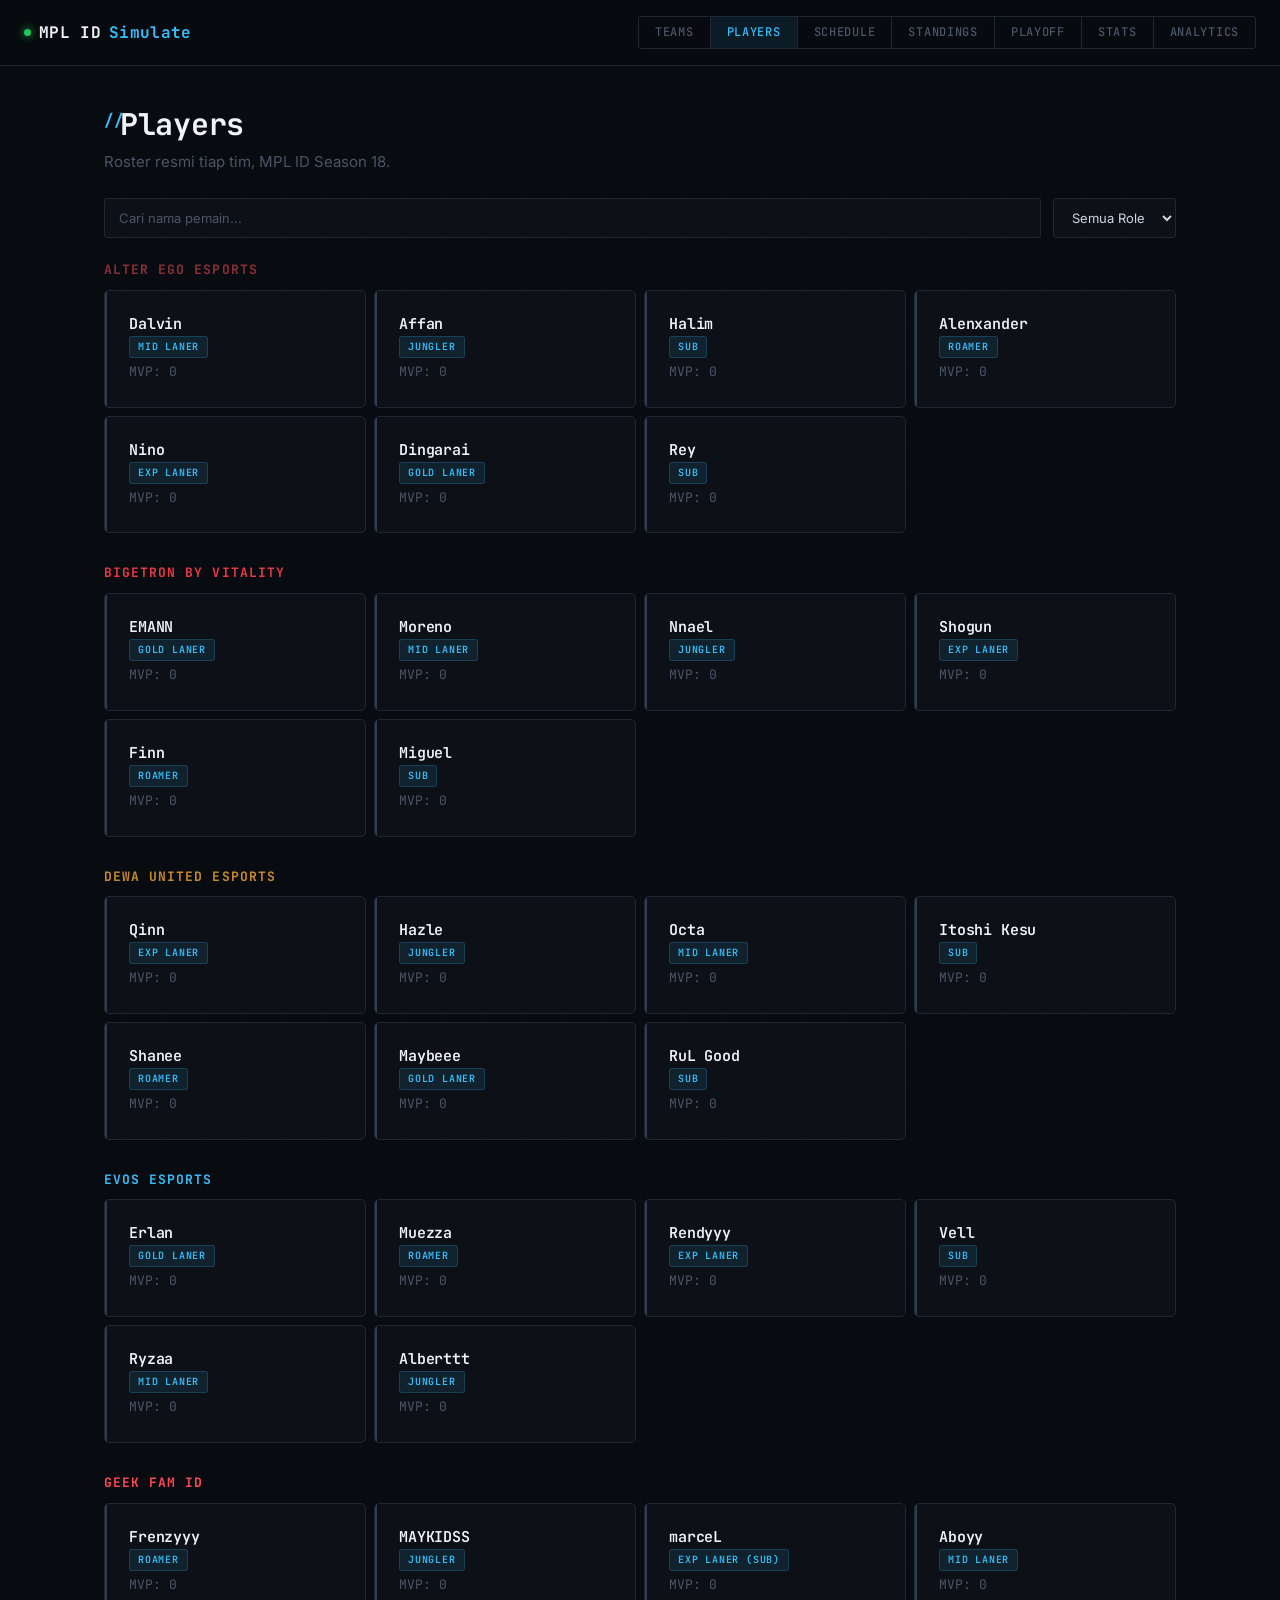
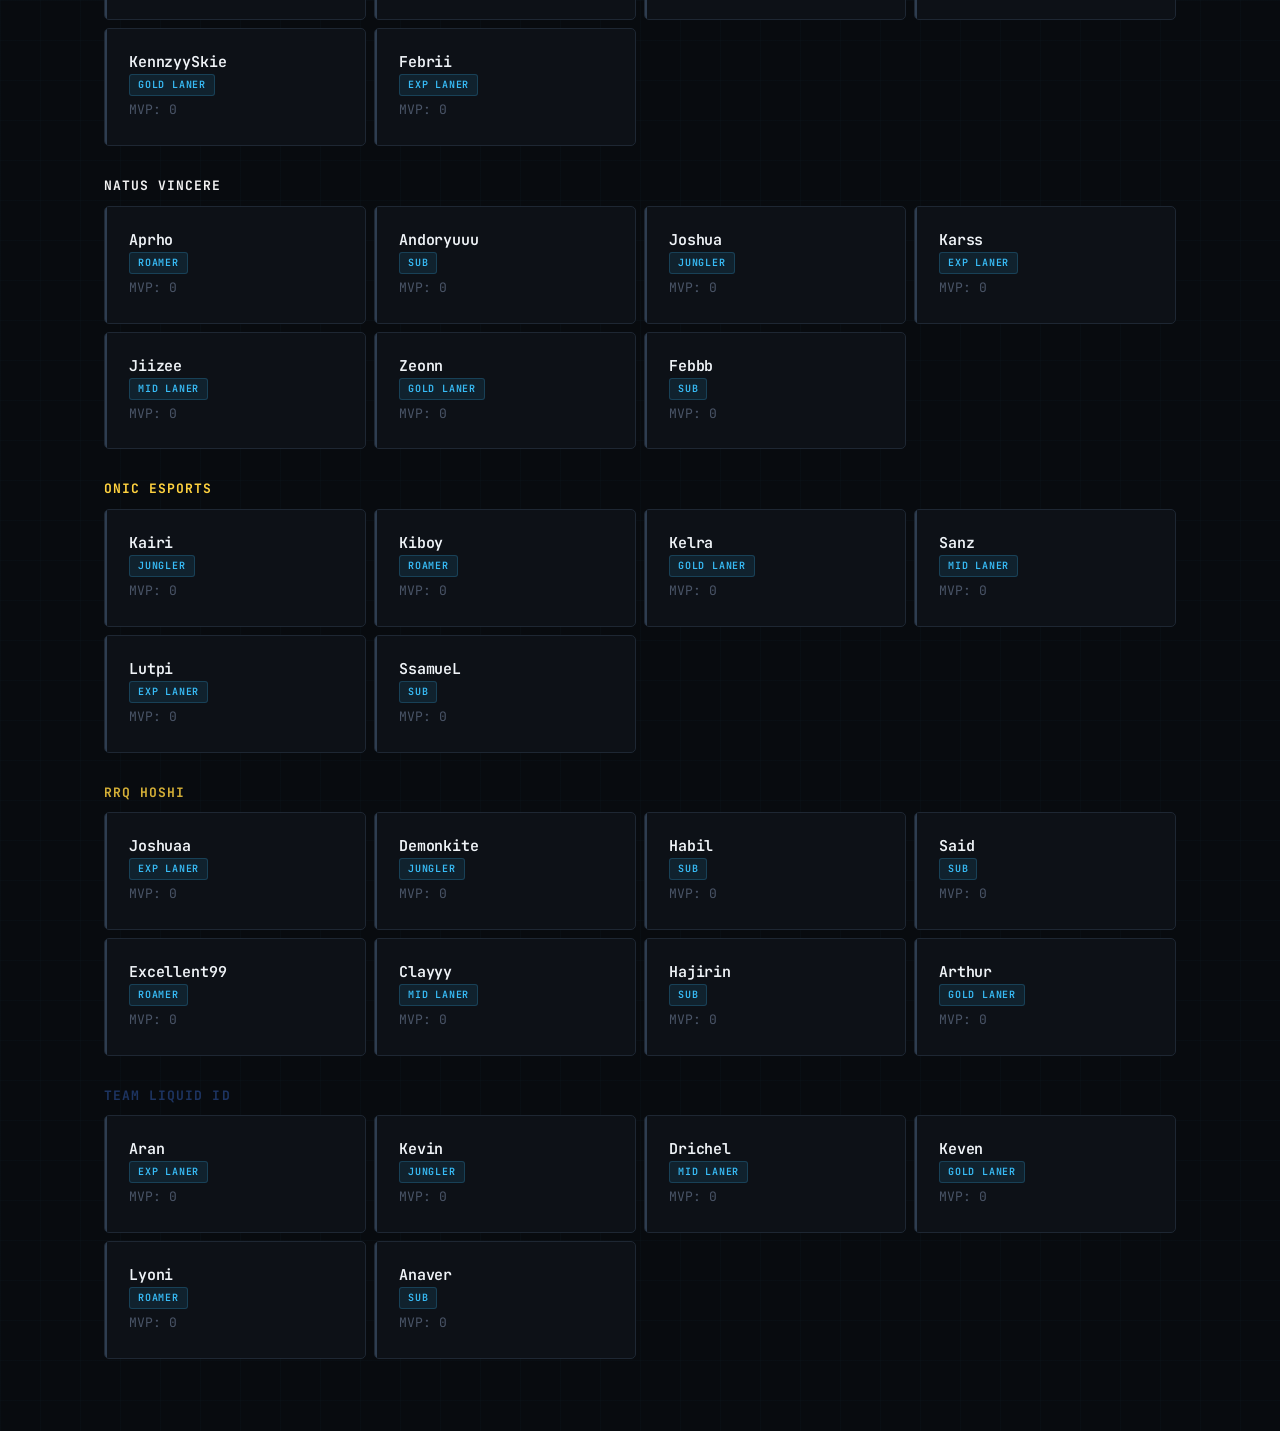
<file: players.html>
<!DOCTYPE html>
<html lang="id">
<head>
  <meta charset="UTF-8">
  <meta name="viewport" content="width=device-width, initial-scale=1.0">
  <title>Players — MPL ID Simulate</title>
  <link rel="stylesheet" href="style.css">
</head>
<body>

  <nav class="navbar">
    <div class="navbar__brand">MPL ID <span>Simulate</span></div>
    <ul class="navbar__tabs">
      <li class="navbar__tab"><a href="index.html">Teams</a></li>
      <li class="navbar__tab is-active">Players</li>
      <li class="navbar__tab"><a href="schedule.html">Schedule</a></li>
      <li class="navbar__tab"><a href="standings.html">Standings</a></li>
      <li class="navbar__tab"><a href="playoff.html">Playoff</a></li>
      <li class="navbar__tab"><a href="stats.html">Stats</a></li>
      <li class="navbar__tab"><a href="analytics.html">Analytics</a></li>
    </ul>
  </nav>

  <main class="container" style="padding-top: 40px; padding-bottom: 40px;">
    <h1>Players</h1>
    <p class="text-muted" style="margin-top: 8px; margin-bottom: 24px;">
      Roster resmi tiap tim, MPL ID Season 18.
    </p>

    <div style="display: flex; gap: 12px; margin-bottom: 24px; flex-wrap: wrap;">
      <input
        type="text"
        id="search-player"
        placeholder="Cari nama pemain..."
        style="flex: 1; min-width: 200px; padding: 10px 14px; background: var(--color-surface); border: 1px solid var(--color-border); border-radius: var(--radius-sm); color: var(--color-text); font-family: var(--font-body);"
      >
      <select
        id="filter-role"
        style="padding: 10px 14px; background: var(--color-surface); border: 1px solid var(--color-border); border-radius: var(--radius-sm); color: var(--color-text); font-family: var(--font-body);"
      >
        <option value="">Semua Role</option>
        <option value="EXP Laner">EXP Laner</option>
        <option value="Jungler">Jungler</option>
        <option value="Mid Laner">Mid Laner</option>
        <option value="Gold Laner">Gold Laner</option>
        <option value="Roamer">Roamer</option>
      </select>
    </div>

    <div id="players-list">
      <p class="text-muted">Memuat data pemain...</p>
    </div>
  </main>

  <script src="sim.js"></script>
  <script>
    let semuaTeams = [];
    let semuaPlayers = [];

    function renderPlayers() {
      const container = document.getElementById('players-list');
      const kataKunci = document.getElementById('search-player').value.trim().toLowerCase();
      const roleTerpilih = document.getElementById('filter-role').value;

      const playersTersaring = semuaPlayers.filter(p => {
        const cocokNama = p.name.toLowerCase().includes(kataKunci);
        const cocokRole = !roleTerpilih || p.role === roleTerpilih;
        return cocokNama && cocokRole;
      });

      container.innerHTML = '';
      let adaHasil = false;

      semuaTeams.forEach(team => {
        const teamPlayers = playersTersaring.filter(p => p.team_id === team.id);
        if (teamPlayers.length === 0) return;
        adaHasil = true;

        const section = document.createElement('section');
        section.style.marginBottom = '32px';

        const heading = document.createElement('h2');
        heading.textContent = team.name;
        heading.style.marginBottom = '12px';
        heading.style.color = team.color;
        section.appendChild(heading);

        const grid = document.createElement('div');
        grid.className = 'card-grid';

        teamPlayers.forEach(player => {
          const card = document.createElement('a');
          card.className = 'card';
          card.href = `player-detail.html?id=${player.id}`;
          card.style.display = 'block';
          card.innerHTML = `
            <h3 class="card__title">${player.name}</h3>
            <span class="badge">${player.role}</span>
            <p class="card__meta">MVP: ${player.stats.mvp_count}</p>
          `;
          grid.appendChild(card);
        });

        section.appendChild(grid);
        container.appendChild(section);
      });

      if (!adaHasil) {
        container.innerHTML = '<p class="text-muted">Tidak ada pemain yang cocok.</p>';
      }
    }

    async function loadPlayers() {
      const container = document.getElementById('players-list');
      try {
        const [teamsRes, players] = await Promise.all([
          fetch('teams.json'),
          getPlayerStatsGabungan()
        ]);
        semuaTeams = await teamsRes.json();
        semuaPlayers = players;
        renderPlayers();
      } catch (err) {
        container.innerHTML = '<p class="text-muted">Gagal memuat data pemain. Pastikan file dibuka lewat local server, bukan langsung dari file.</p>';
        console.error(err);
      }
    }

    document.getElementById('search-player').addEventListener('input', renderPlayers);
    document.getElementById('filter-role').addEventListener('change', renderPlayers);

    loadPlayers();
  </script>

</body>
</html>
</file>
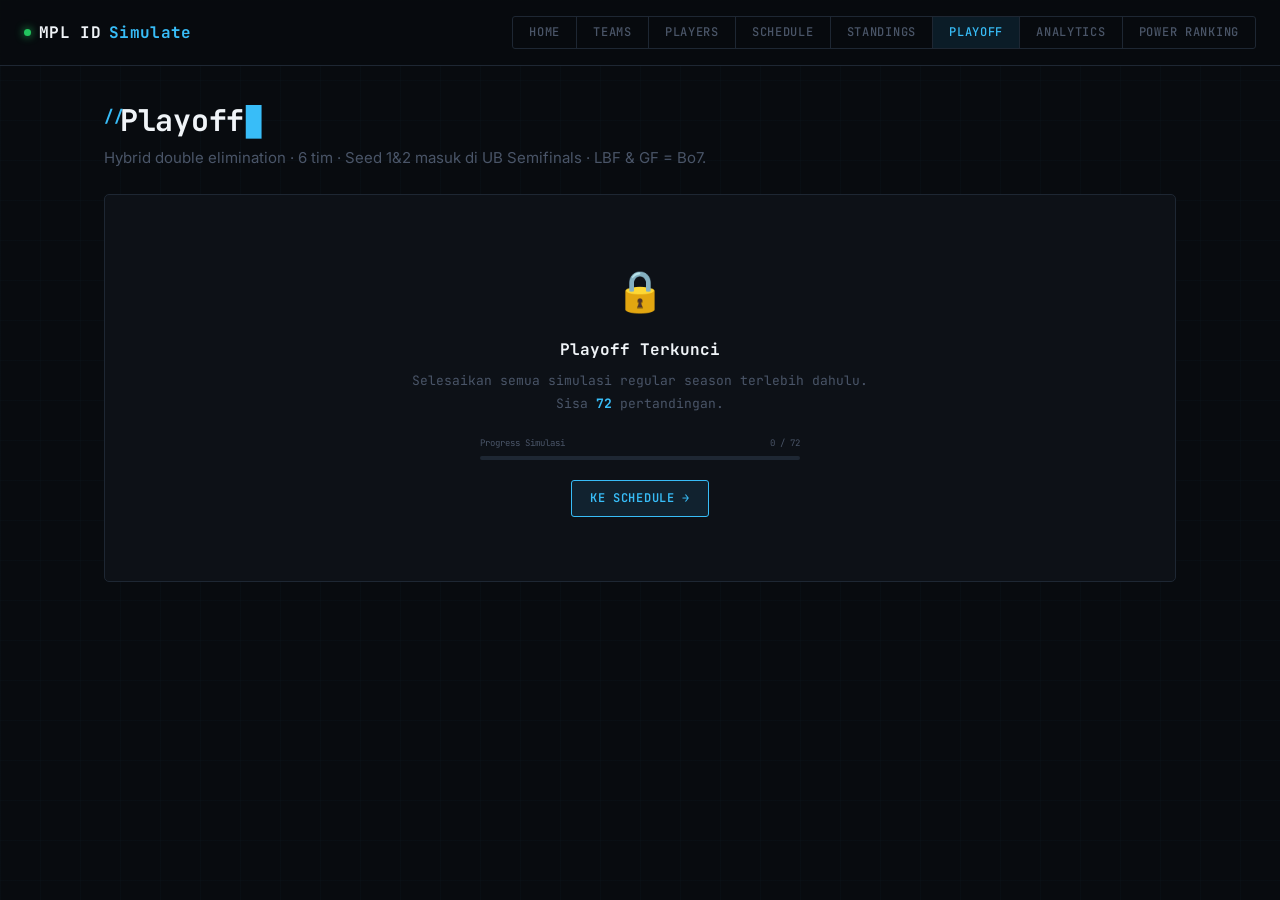
<file: playoff.html>
<!DOCTYPE html>
<html lang="id">
<head>
  <meta charset="UTF-8">
  <meta name="viewport" content="width=device-width, initial-scale=1.0">
  <title>Playoff — MPL ID Simulate</title>
  <link rel="stylesheet" href="style.css">
  <style>
    /* Lock */
    .lock-screen { text-align:center; padding:64px 24px; border:1px solid var(--color-border); border-radius:var(--radius-md); background:var(--color-surface); }
    .lock-icon  { font-size:2.5rem; margin-bottom:14px; }
    .lock-title { font-family:var(--font-mono); font-size:1rem; font-weight:700; color:var(--color-text-bright,#F0F4F8); margin-bottom:6px; }
    .lock-desc  { font-family:var(--font-mono); font-size:0.8125rem; color:var(--color-text-muted); margin-bottom:20px; line-height:1.8; }
    .prog-wrap  { max-width:320px; margin:0 auto 20px; }
    .prog-lbl   { font-family:var(--font-mono); font-size:0.5625rem; color:var(--color-text-muted); margin-bottom:6px; display:flex; justify-content:space-between; }
    .prog-bg    { height:4px; background:var(--color-border); border-radius:2px; overflow:hidden; }
    .prog-fill  { height:100%; background:var(--color-cyan,#38BDF8); border-radius:2px; transition:width .4s ease; }

    /* Bracket wrapper */
    .bracket-scroll { overflow-x:auto; padding-bottom:20px; }
    .bracket-canvas { display:flex; flex-direction:column; gap:0; min-width:900px; position:relative; }

    /* Zone label */
    .zone-lbl {
      font-family:var(--font-mono); font-size:0.5rem;
      letter-spacing:.16em; text-transform:uppercase;
      color:var(--color-text-muted); padding:10px 0 6px;
      display:flex; align-items:center; gap:8px;
    }
    .zone-lbl::before { content:""; display:block; width:12px; height:2px; border-radius:1px; }
    .zone-lbl.ub::before { background:var(--color-cyan,#38BDF8); }
    .zone-lbl.lb::before { background:var(--color-red,#F87171); }
    .zone-lbl.gf::before { background:var(--color-amber,#F59E0B); }
    .zone-lbl::after { content:""; flex:1; height:1px; background:var(--color-border); }

    /* Round row */
    .round-row { display:flex; align-items:stretch; }
    .round-col { display:flex; flex-direction:column; width:196px; flex-shrink:0; }
    .round-hd  {
      font-family:var(--font-mono); font-size:0.4375rem;
      letter-spacing:.14em; text-transform:uppercase;
      color:var(--color-text-muted); text-align:center;
      padding:6px 8px 8px; border-bottom:1px solid var(--color-border);
      margin-bottom:10px;
    }
    .matches-col { display:flex; flex-direction:column; flex:1; justify-content:space-around; padding:0 0 10px; }

    /* Connector SVG column */
    .conn-col { width:32px; flex-shrink:0; position:relative; display:flex; flex-direction:column; justify-content:center; }
    .conn-col svg { width:32px; display:block; }

    /* Match card */
    .mc {
      background:var(--color-surface); border:1px solid var(--color-border);
      border-radius:4px; overflow:hidden; margin:4px 8px;
      transition:border-color .1s;
    }
    .mc:hover { border-color:var(--color-border-bright,#2E3D50); }
    .mc.win-left  { border-left:2px solid var(--color-green,#22C55E); }
    .mc.gf-card   { border-left:2px solid var(--color-amber,#F59E0B); }

    .mc-hd {
      font-family:var(--font-mono); font-size:0.375rem;
      letter-spacing:.12em; text-transform:uppercase;
      color:var(--color-text-muted); padding:4px 8px;
      background:var(--color-surface-2,#111820);
      border-bottom:1px solid var(--color-border);
    }

    .mc-row {
      display:flex; align-items:center; gap:5px;
      padding:7px 8px; border-bottom:1px solid var(--color-border);
    }
    .mc-row:last-of-type { border-bottom:none; }
    .mc-row.winner-row   { background:rgba(34,197,94,0.05); }
    .mc-row.loser-row    { opacity:.38; }

    .mc-seed {
      font-family:var(--font-mono); font-size:0.375rem; flex-shrink:0;
      padding:1px 4px; border-radius:2px;
      background:rgba(56,189,248,.08); color:var(--color-cyan,#38BDF8);
      border:1px solid rgba(56,189,248,.18); line-height:1.7;
    }
    .mc-name {
      font-family:var(--font-mono); font-size:0.6875rem; font-weight:600;
      flex:1; white-space:nowrap; overflow:hidden; text-overflow:ellipsis;
    }
    .mc-sc {
      font-family:var(--font-mono); font-size:0.875rem; font-weight:700;
      min-width:12px; text-align:right; flex-shrink:0;
    }
    .mc-sc.w { color:var(--color-green,#22C55E); }
    .mc-sc.l { color:var(--color-red,#F87171); }

    .mc-ft {
      display:flex; align-items:center; justify-content:space-between;
      padding:4px 8px; background:var(--color-surface-2,#111820);
    }
    .mc-fmt { font-family:var(--font-mono); font-size:0.375rem; letter-spacing:.08em; color:var(--color-text-muted); }
    .mc-sim-btn {
      font-family:var(--font-mono); font-size:0.4375rem; letter-spacing:.06em; text-transform:uppercase;
      padding:2px 7px; border-radius:2px;
      border:1px solid var(--color-cyan,#38BDF8);
      background:rgba(56,189,248,.06); color:var(--color-cyan,#38BDF8);
      cursor:pointer; transition:background .1s;
    }
    .mc-sim-btn:hover { background:rgba(56,189,248,.16); }
    .mc-done-tag { font-family:var(--font-mono); font-size:0.375rem; letter-spacing:.08em; color:var(--color-green,#22C55E); }
    .mc-wait-tag { font-family:var(--font-mono); font-size:0.375rem; letter-spacing:.08em; color:var(--color-text-muted); }

    /* Champion */
    .champ-wrap { max-width:340px; margin:28px auto 0; }
    .champ-card {
      border:1px solid var(--color-amber,#F59E0B); border-radius:var(--radius-md);
      padding:24px; text-align:center;
      background:linear-gradient(160deg,var(--color-surface),var(--color-surface-2,#111820));
    }
    .champ-trophy { font-size:2rem; margin-bottom:8px; }
    .champ-lbl { font-family:var(--font-mono); font-size:0.4375rem; letter-spacing:.16em; text-transform:uppercase; color:var(--color-amber,#F59E0B); margin-bottom:6px; }
    .champ-name { font-family:var(--font-mono); font-size:1.25rem; font-weight:700; }

    /* Divider between UB and LB */
    .zone-divider { height:1px; background:var(--color-border); margin:16px 0; }
  </style>
</head>
<body>

  <nav class="navbar">
    <div class="navbar__brand">MPL ID <span>Simulate</span></div>
    <ul class="navbar__tabs">
      <li class="navbar__tab"><a href="home.html">Home</a></li>
      <li class="navbar__tab"><a href="index.html">Teams</a></li>
      <li class="navbar__tab"><a href="players.html">Players</a></li>
      <li class="navbar__tab"><a href="schedule.html">Schedule</a></li>
      <li class="navbar__tab"><a href="standings.html">Standings</a></li>
      <li class="navbar__tab is-active">Playoff</li>
      <li class="navbar__tab"><a href="analytics.html">Analytics</a></li>
      <li class="navbar__tab"><a href="power-ranking.html">Power Ranking</a></li>
    </ul>
  </nav>

  <main class="container" style="padding-top:36px;padding-bottom:56px;">
    <h1 data-type="Playoff">Playoff</h1>
    <p class="text-muted" style="margin-top:8px;margin-bottom:24px;">
      Hybrid double elimination · 6 tim · Seed 1&2 masuk di UB Semifinals · LBF & GF = Bo7.
    </p>

    <div id="lock-screen" style="display:none;"></div>

    <div id="playoff-content" style="display:none;">
      <div style="margin-bottom:20px;display:flex;gap:8px;">
        <button id="btn-reset" class="btn">Reset Playoff</button>
      </div>

      <div class="bracket-scroll">
        <div class="bracket-canvas" id="bracket-canvas"></div>
      </div>

      <div class="champ-wrap" id="champ-block"></div>
    </div>
  </main>

  <script src="sim.js"></script>
  <script src="terminal.js"></script>
  <script>
    const PK = 'mplid_playoff_results';
    const getPR  = () => { try{ return JSON.parse(localStorage.getItem(PK))||{}; }catch(e){ return{}; } };
    const savePR = d => localStorage.setItem(PK, JSON.stringify(d));

    let teams = [];
    const nm = id => teams.find(t=>t.id===id)?.name || 'TBD';
    const cl = id => teams.find(t=>t.id===id)?.color || 'var(--color-text-bright,#F0F4F8)';

    /* Match definitions (hybrid: seed 1&2 start at UB Semis) */
    const DEFS = {
      ubqf1: { lbl:'UBQF 1', fmt:'Bo5', a:{t:'seed',n:3}, b:{t:'seed',n:6} },
      ubqf2: { lbl:'UBQF 2', fmt:'Bo5', a:{t:'seed',n:4}, b:{t:'seed',n:5} },
      ubsf1: { lbl:'UBSF 1', fmt:'Bo5', a:{t:'seed',n:1}, b:{t:'match',id:'ubqf2',r:'winner'} },
      ubsf2: { lbl:'UBSF 2', fmt:'Bo5', a:{t:'seed',n:2}, b:{t:'match',id:'ubqf1',r:'winner'} },
      ubf:   { lbl:'UB Final', fmt:'Bo5', a:{t:'match',id:'ubsf1',r:'winner'}, b:{t:'match',id:'ubsf2',r:'winner'} },
      lbr1:  { lbl:'LBR1', fmt:'Bo5', a:{t:'match',id:'ubsf1',r:'loser'},  b:{t:'match',id:'ubsf2',r:'loser'} },
      lbf:   { lbl:'LB Final', fmt:'Bo7', a:{t:'match',id:'ubf',r:'loser'},    b:{t:'match',id:'lbr1',r:'winner'} },
      gf:    { lbl:'Grand Final', fmt:'Bo7', a:{t:'match',id:'ubf',r:'winner'},   b:{t:'match',id:'lbf',r:'winner'} },
    };

    function resolveSlot(s, seeds, pr) {
      if (s.t === 'seed') return seeds[s.n-1] || null;
      const h = pr[s.id]; if(!h) return null;
      return s.r === 'winner' ? h.winner : h.loser;
    }

    /* Build single match card HTML */
    function card(defId, seeds, pr, isGF=false) {
      const def = DEFS[defId];
      const h   = pr[defId];
      const tA  = resolveSlot(def.a, seeds, pr);
      const tB  = resolveSlot(def.b, seeds, pr);
      const sA  = def.a.t==='seed' ? def.a.n : null;
      const sB  = def.b.t==='seed' ? def.b.n : null;

      const row = (tid, seed, isA) => {
        if (!tid) return `<div class="mc-row"><span class="mc-name" style="color:var(--color-text-muted);">${seed?'#'+seed+' ':''}TBD</span></div>`;
        const sc = h ? (isA ? h.score_a : h.score_b) : null;
        const scO= h ? (isA ? h.score_b : h.score_a) : null;
        const won= h && h.winner===tid;
        const cls= h ? (won?'mc-row winner-row':'mc-row loser-row') : 'mc-row';
        return `<div class="${cls}">
          ${seed?`<span class="mc-seed">#${seed}</span>`:''}
          <span class="mc-name" style="color:${cl(tid)};">${nm(tid)}</span>
          ${sc!==null?`<span class="mc-sc ${sc>scO?'w':'l'}">${sc}</span>`:''}
        </div>`;
      };

      const state = h?'done':(tA&&tB?'ready':'pending');
      let footer='';
      if(state==='done'){
        footer=`<div class="mc-ft"><span class="mc-fmt">${def.fmt}</span><span class="mc-done-tag">■ DONE</span></div>`;
      } else if(state==='ready'){
        footer=`<div class="mc-ft"><span class="mc-fmt">${def.fmt}</span><button class="mc-sim-btn" onclick="sim('${defId}','${def.fmt}','${tA}','${tB}')">SIM</button></div>`;
      } else {
        footer=`<div class="mc-ft"><span class="mc-fmt">${def.fmt}</span><span class="mc-wait-tag">WAITING...</span></div>`;
      }

      return `<div class="mc ${h?'win-left':''} ${isGF?'gf-card':''}">
        <div class="mc-hd">${def.lbl}</div>
        ${row(tA,sA,true)}${row(tB,sB,false)}
        ${footer}
      </div>`;
    }

    /* SVG connector: merge two cards into one */
    function connY(h1, h2) {
      const mid = (h1+h2)/2;
      return `<svg height="${h2+20}" style="overflow:visible;display:block;">
        <line x1="0" y1="${h1}" x2="16" y2="${h1}" stroke="var(--color-border)" stroke-width="1"/>
        <line x1="0" y1="${h2}" x2="16" y2="${h2}" stroke="var(--color-border)" stroke-width="1"/>
        <line x1="16" y1="${h1}" x2="16" y2="${h2}" stroke="var(--color-border)" stroke-width="1"/>
        <line x1="16" y1="${mid}" x2="32" y2="${mid}" stroke="var(--color-border)" stroke-width="1"/>
      </svg>`;
    }
    function connH() {
      return `<svg height="60" style="overflow:visible;display:block;">
        <line x1="0" y1="30" x2="32" y2="30" stroke="var(--color-border)" stroke-width="1"/>
      </svg>`;
    }

    /* Full bracket render */
    function render(seeds, pr) {
      const canvas = document.getElementById('bracket-canvas');
      canvas.innerHTML = '';

      /* ── UPPER BRACKET ── */
      const ubDiv = document.createElement('div');

      const ubLabel = document.createElement('div');
      ubLabel.className = 'zone-lbl ub';
      ubLabel.textContent = 'Upper Bracket';
      ubDiv.appendChild(ubLabel);

      // UB row: QF | conn | SF | conn | UBF
      const ubRow = document.createElement('div');
      ubRow.className = 'round-row';
      ubRow.style.alignItems = 'center';

      // QF col
      const qfCol = document.createElement('div');
      qfCol.className = 'round-col';
      qfCol.innerHTML = `<div class="round-hd">Quarterfinals</div>
        <div class="matches-col">
          ${card('ubqf1',seeds,pr)}
          ${card('ubqf2',seeds,pr)}
        </div>`;

      // Connector QF→SF
      const connQFSF = document.createElement('div');
      connQFSF.className = 'conn-col';
      connQFSF.style.paddingTop = '28px';
      connQFSF.innerHTML = connY(55, 145);

      // SF col
      const sfCol = document.createElement('div');
      sfCol.className = 'round-col';
      sfCol.innerHTML = `<div class="round-hd">Semifinals</div>
        <div class="matches-col">
          ${card('ubsf1',seeds,pr)}
          ${card('ubsf2',seeds,pr)}
        </div>`;

      // Connector SF→UBF
      const connSFUBF = document.createElement('div');
      connSFUBF.className = 'conn-col';
      connSFUBF.style.paddingTop = '28px';
      connSFUBF.innerHTML = connY(55, 145);

      // UBF col
      const ubfCol = document.createElement('div');
      ubfCol.className = 'round-col';
      ubfCol.innerHTML = `<div class="round-hd">UB Final</div>
        <div class="matches-col" style="justify-content:center;">
          ${card('ubf',seeds,pr)}
        </div>`;

      ubRow.append(qfCol, connQFSF, sfCol, connSFUBF, ubfCol);
      ubDiv.appendChild(ubRow);
      canvas.appendChild(ubDiv);

      /* divider */
      const div1 = document.createElement('div');
      div1.className = 'zone-divider';
      canvas.appendChild(div1);

      /* ── LOWER BRACKET ── */
      const lbDiv = document.createElement('div');

      const lbLabel = document.createElement('div');
      lbLabel.className = 'zone-lbl lb';
      lbLabel.textContent = 'Lower Bracket';
      lbDiv.appendChild(lbLabel);

      const lbRow = document.createElement('div');
      lbRow.className = 'round-row';
      lbRow.style.alignItems = 'center';

      const makeCol = (roundName, cardIds) => {
        const col = document.createElement('div');
        col.className = 'round-col';
        col.innerHTML = `<div class="round-hd">${roundName}</div>
          <div class="matches-col" style="justify-content:center;">
            ${cardIds.map(id=>card(id,seeds,pr)).join('')}
          </div>`;
        return col;
      };
      const makeConnH = () => {
        const c = document.createElement('div');
        c.className = 'conn-col';
        c.innerHTML = connH();
        return c;
      };

      lbRow.append(
        makeCol('LB Ronde 1', ['lbr1']),
        makeConnH(),
        makeCol('LB Final',   ['lbf']),
      );
      lbDiv.appendChild(lbRow);
      canvas.appendChild(lbDiv);

      /* divider */
      const div2 = document.createElement('div');
      div2.className = 'zone-divider';
      canvas.appendChild(div2);

      /* ── GRAND FINAL ── */
      const gfDiv = document.createElement('div');
      const gfLabel = document.createElement('div');
      gfLabel.className = 'zone-lbl gf';
      gfLabel.textContent = 'Grand Final';
      gfDiv.appendChild(gfLabel);

      const gfWrap = document.createElement('div');
      gfWrap.style.maxWidth = '220px';
      gfWrap.innerHTML = card('gf', seeds, pr, true);
      gfDiv.appendChild(gfWrap);
      canvas.appendChild(gfDiv);

      /* Champion */
      const champ = pr['gf'];
      document.getElementById('champ-block').innerHTML = champ
        ? `<div class="champ-card">
            <div class="champ-trophy">🏆</div>
            <div class="champ-lbl">MPL ID S18 Champion</div>
            <div class="champ-name" style="color:${cl(champ.winner)};">${nm(champ.winner)}</div>
          </div>`
        : '';
    }

    /* ── Simulate ── */
    async function sim(defId, fmt, tA, tB) {
      const pr   = getPR();
      const skor = randomSkor(fmt, tA, tB);
      const aWin = skor.score_a > skor.score_b;
      pr[defId]  = { winner:aWin?tA:tB, loser:aWin?tB:tA, score_a:skor.score_a, score_b:skor.score_b, team_a:tA, team_b:tB };
      savePR(pr);
      const games = Array.from({length:skor.score_a+skor.score_b},(_,i)=>({
        game:i+1, winner:aWin?tA:tB,
        draft:{bans_a:[],bans_b:[],picks_a:[],picks_b:[]}
      }));
      await generateDetailedStatsForMatch(defId,'playoff',tA,tB,games);
      await load();
    }

    /* ── Load & lock check ── */
    async function load() {
      const [tr, schedule] = await Promise.all([fetch('teams.json'), getScheduleGabungan()]);
      teams = await tr.json();

      const total  = schedule.length;
      const done   = schedule.filter(m=>m.status==='finished').length;
      const locked = done < total;

      document.getElementById('lock-screen').style.display    = locked ? 'block' : 'none';
      document.getElementById('playoff-content').style.display = locked ? 'none' : 'block';

      if (locked) {
        const pct = Math.round(done/total*100);
        document.getElementById('lock-screen').innerHTML = `
          <div class="lock-screen">
            <div class="lock-icon">🔒</div>
            <div class="lock-title">Playoff Terkunci</div>
            <div class="lock-desc">Selesaikan semua simulasi regular season terlebih dahulu.<br>
              Sisa <strong style="color:var(--color-cyan,#38BDF8);">${total-done}</strong> pertandingan.</div>
            <div class="prog-wrap">
              <div class="prog-lbl"><span>Progress Simulasi</span><span>${done} / ${total}</span></div>
              <div class="prog-bg"><div class="prog-fill" style="width:${pct}%;"></div></div>
            </div>
            <a href="schedule.html" class="btn btn--primary" style="display:inline-block;">Ke Schedule →</a>
          </div>`;
        return;
      }

      /* Build seeds from standings */
      const stats = {};
      teams.forEach(t=>{ stats[t.id]={id:t.id,pts:0,gd:0}; });
      schedule.filter(m=>m.status==='finished').forEach(m=>{
        const a=stats[m.team_a],b=stats[m.team_b];
        if(!a||!b) return;
        a.gd+=m.score_a-m.score_b; b.gd+=m.score_b-m.score_a;
        if(m.score_a>m.score_b) a.pts++;
        else if(m.score_b>m.score_a) b.pts++;
      });
      const seeds = Object.values(stats)
        .sort((x,y)=>y.pts!==x.pts?y.pts-x.pts:y.gd-x.gd)
        .slice(0,6).map(t=>t.id);

      render(seeds, getPR());
    }

    document.getElementById('btn-reset').addEventListener('click',()=>{
      localStorage.removeItem(PK); load();
    });

    load();
  </script>
</body>
</html>
</file>
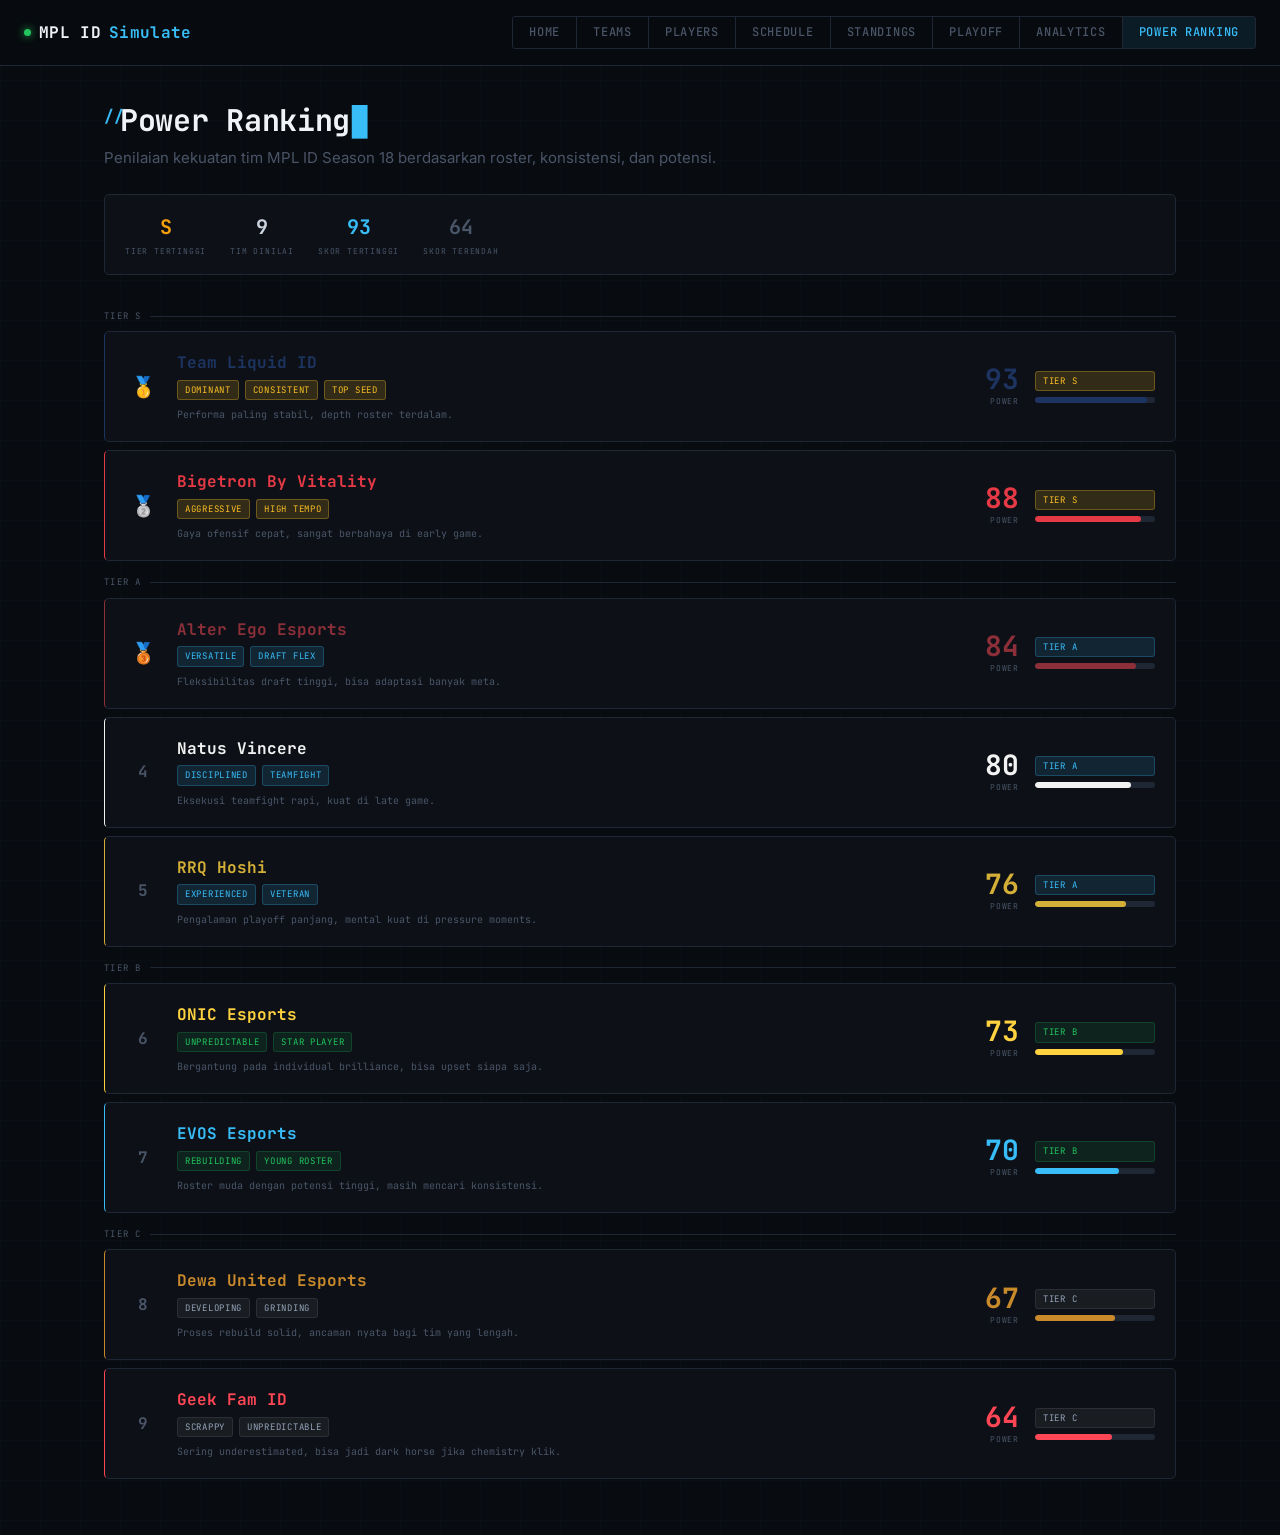
<file: power-ranking.html>
<!DOCTYPE html>
<html lang="id">
<head>
  <meta charset="UTF-8">
  <meta name="viewport" content="width=device-width, initial-scale=1.0">
  <title>Power Ranking — MPL ID Simulate</title>
  <link rel="stylesheet" href="style.css">
  <style>
    .pr-card {
      background: var(--color-surface);
      border: 1px solid var(--color-border);
      border-radius: var(--radius-md);
      padding: 18px 20px;
      display: grid;
      grid-template-columns: 36px 1fr 80px 120px;
      align-items: center;
      gap: 16px;
      transition: background 0.1s, border-color 0.1s;
      margin-bottom: 8px;
      position: relative;
      overflow: hidden;
    }
    .pr-card::before {
      content: "";
      position: absolute;
      left: 0; top: 0; bottom: 0;
      width: 3px;
    }
    .pr-card:hover { background: var(--color-surface-hover, #161D27); }

    .pr-rank {
      font-family: var(--font-mono);
      font-size: 1.25rem;
      font-weight: 700;
      text-align: center;
    }
    .rank-1 { color: var(--color-amber,#F59E0B); }
    .rank-2 { color: #94A3B8; }
    .rank-3 { color: #A0785A; }
    .rank-other { color: var(--color-text-muted); font-size: 1rem; }

    .pr-info { display: flex; flex-direction: column; gap: 4px; }
    .pr-name { font-family: var(--font-mono); font-size: 1rem; font-weight: 700; }
    .pr-tags { display: flex; gap: 6px; flex-wrap: wrap; }
    .pr-tag {
      font-family: var(--font-mono); font-size: 0.5625rem;
      letter-spacing: 0.08em; text-transform: uppercase;
      padding: 2px 7px; border-radius: var(--radius-sm);
    }

    .pr-score-col { text-align: right; }
    .pr-score-val {
      font-family: var(--font-mono); font-size: 1.75rem; font-weight: 700;
      line-height: 1;
    }
    .pr-score-lbl {
      font-family: var(--font-mono); font-size: 0.5rem;
      letter-spacing: 0.1em; text-transform: uppercase;
      color: var(--color-text-muted); margin-top: 2px;
    }

    .pr-bar-col { display: flex; flex-direction: column; gap: 6px; }
    .pr-bar-bg { height: 6px; background: var(--color-border); border-radius: 3px; overflow: hidden; }
    .pr-bar-fill { height: 100%; border-radius: 3px; transition: width 0.8s cubic-bezier(0.22,1,0.36,1); }
    .pr-tier-label {
      font-family: var(--font-mono); font-size: 0.5625rem;
      letter-spacing: 0.08em; text-transform: uppercase;
    }

    /* Tier badges */
    .tier-s  { background: rgba(251,191,36,0.15); color: #FBBF24; border: 1px solid rgba(251,191,36,0.3); }
    .tier-a  { background: rgba(56,189,248,0.12); color: #38BDF8; border: 1px solid rgba(56,189,248,0.25); }
    .tier-b  { background: rgba(34,197,94,0.10);  color: #22C55E; border: 1px solid rgba(34,197,94,0.2); }
    .tier-c  { background: rgba(255,255,255,0.05); color: #94A3B8; border: 1px solid rgba(255,255,255,0.08); }

    .tier-section-label {
      font-family: var(--font-mono);
      font-size: 0.5625rem;
      letter-spacing: 0.14em;
      text-transform: uppercase;
      color: var(--color-text-muted);
      padding: 6px 0 8px;
      display: flex;
      align-items: center;
      gap: 8px;
      margin-top: 8px;
    }
    .tier-section-label::after { content:""; flex:1; height:1px; background:var(--color-border); }

    .summary-bar {
      background: var(--color-surface);
      border: 1px solid var(--color-border);
      border-radius: var(--radius-md);
      padding: 16px 20px;
      display: flex;
      gap: 24px;
      flex-wrap: wrap;
      margin-bottom: 28px;
    }
    .summary-item { text-align: center; }
    .summary-val { font-family: var(--font-mono); font-size: 1.25rem; font-weight: 700; }
    .summary-lbl { font-family: var(--font-mono); font-size: 0.5rem; letter-spacing: 0.1em; text-transform: uppercase; color: var(--color-text-muted); margin-top: 2px; }

    @media(max-width:600px){
      .pr-card { grid-template-columns: 28px 1fr 56px; }
      .pr-bar-col { display: none; }
    }
  </style>
</head>
<body>

  <nav class="navbar">
    <div class="navbar__brand">MPL ID <span>Simulate</span></div>
    <ul class="navbar__tabs">
      <li class="navbar__tab"><a href="home.html">Home</a></li>
      <li class="navbar__tab"><a href="index.html">Teams</a></li>
      <li class="navbar__tab"><a href="players.html">Players</a></li>
      <li class="navbar__tab"><a href="schedule.html">Schedule</a></li>
      <li class="navbar__tab"><a href="standings.html">Standings</a></li>
      <li class="navbar__tab"><a href="playoff.html">Playoff</a></li>
      <li class="navbar__tab"><a href="analytics.html">Analytics</a></li>
      <li class="navbar__tab is-active">Power Ranking</li>
    </ul>
  </nav>

  <main class="container" style="padding-top:36px; padding-bottom:48px;">
    <h1 data-type="Power Ranking">Power Ranking</h1>
    <p class="text-muted" style="margin-top:8px; margin-bottom:24px;">
      Penilaian kekuatan tim MPL ID Season 18 berdasarkan roster, konsistensi, dan potensi.</p>

    <div class="summary-bar">
      <div class="summary-item"><div class="summary-val" style="color:var(--color-amber,#F59E0B);">S</div><div class="summary-lbl">Tier Tertinggi</div></div>
      <div class="summary-item"><div class="summary-val">9</div><div class="summary-lbl">Tim Dinilai</div></div>
      <div class="summary-item"><div class="summary-val" style="color:var(--color-cyan,#38BDF8);">93</div><div class="summary-lbl">Skor Tertinggi</div></div>
      <div class="summary-item"><div class="summary-val" style="color:var(--color-text-muted);">64</div><div class="summary-lbl">Skor Terendah</div></div>
    </div>

    <div id="ranking-list"></div>
  </main>

  <script src="terminal.js"></script>
  <script>
    const RANKINGS = [
      {
        id: 'teamliquidid', rank: 1, score: 93, tier: 'S',
        tags: ['Dominant', 'Consistent', 'Top Seed'],
        notes: 'Performa paling stabil, depth roster terdalam.'
      },
      {
        id: 'bigetron', rank: 2, score: 88, tier: 'S',
        tags: ['Aggressive', 'High Tempo'],
        notes: 'Gaya ofensif cepat, sangat berbahaya di early game.'
      },
      {
        id: 'alterego', rank: 3, score: 84, tier: 'A',
        tags: ['Versatile', 'Draft Flex'],
        notes: 'Fleksibilitas draft tinggi, bisa adaptasi banyak meta.'
      },
      {
        id: 'navi', rank: 4, score: 80, tier: 'A',
        tags: ['Disciplined', 'Teamfight'],
        notes: 'Eksekusi teamfight rapi, kuat di late game.'
      },
      {
        id: 'rrq', rank: 5, score: 76, tier: 'A',
        tags: ['Experienced', 'Veteran'],
        notes: 'Pengalaman playoff panjang, mental kuat di pressure moments.'
      },
      {
        id: 'onic', rank: 6, score: 73, tier: 'B',
        tags: ['Unpredictable', 'Star Player'],
        notes: 'Bergantung pada individual brilliance, bisa upset siapa saja.'
      },
      {
        id: 'evos', rank: 7, score: 70, tier: 'B',
        tags: ['Rebuilding', 'Young Roster'],
        notes: 'Roster muda dengan potensi tinggi, masih mencari konsistensi.'
      },
      {
        id: 'dewaunited', rank: 8, score: 67, tier: 'C',
        tags: ['Developing', 'Grinding'],
        notes: 'Proses rebuild solid, ancaman nyata bagi tim yang lengah.'
      },
      {
        id: 'geekfam', rank: 9, score: 64, tier: 'C',
        tags: ['Scrappy', 'Unpredictable'],
        notes: 'Sering underestimated, bisa jadi dark horse jika chemistry klik.'
      },
    ];

    const TEAM_COLORS = {
      teamliquidid: '#1D3461',
      bigetron:     '#E63946',
      alterego:     '#8C2F39',
      navi:         '#F2F2F2',
      rrq:          '#D4AF37',
      onic:         '#FFD23F',
      evos:         '#38BDF8',
      dewaunited:   '#C98A2C',
      geekfam:      '#FF4655',
    };

    const TEAM_NAMES = {
      teamliquidid: 'Team Liquid ID',
      bigetron:     'Bigetron By Vitality',
      alterego:     'Alter Ego Esports',
      navi:         'Natus Vincere',
      rrq:          'RRQ Hoshi',
      onic:         'ONIC Esports',
      evos:         'EVOS Esports',
      dewaunited:   'Dewa United Esports',
      geekfam:      'Geek Fam ID',
    };

    const TIER_CLASS = { S: 'tier-s', A: 'tier-a', B: 'tier-b', C: 'tier-c' };
    const TIER_GROUPS = { S:[], A:[], B:[], C:[] };
    RANKINGS.forEach(r => TIER_GROUPS[r.tier].push(r));

    function renderRankIcon(rank) {
      const icons = { 1:'🥇', 2:'🥈', 3:'🥉' };
      return icons[rank] || rank;
    }

    function renderCard(r) {
      const color  = TEAM_COLORS[r.id] || '#94A3B8';
      const name   = TEAM_NAMES[r.id]  || r.id;
      const rankClass = r.rank <= 3 ? `rank-${r.rank}` : 'rank-other';
      const tierCls   = TIER_CLASS[r.tier];
      const barPct    = r.score;

      const tagsHtml = r.tags.map(t =>
        `<span class="pr-tag ${tierCls}">${t}</span>`
      ).join('');

      return `
        <div class="pr-card" style="border-left-color:${color};">
          <div class="pr-rank ${rankClass}">${renderRankIcon(r.rank)}</div>
          <div class="pr-info">
            <a href="team-detail.html?id=${r.id}" style="text-decoration:none;">
              <div class="pr-name" style="color:${color};">${name}</div>
            </a>
            <div class="pr-tags">${tagsHtml}</div>
            <div style="font-family:var(--font-mono);font-size:0.625rem;color:var(--color-text-muted);margin-top:3px;">${r.notes}</div>
          </div>
          <div class="pr-score-col">
            <div class="pr-score-val" style="color:${color};">${r.score}</div>
            <div class="pr-score-lbl">Power</div>
          </div>
          <div class="pr-bar-col">
            <div class="pr-tier-label ${tierCls} pr-tag">Tier ${r.tier}</div>
            <div class="pr-bar-bg">
              <div class="pr-bar-fill" style="width:0%; background:${color};" data-width="${barPct}"></div>
            </div>
          </div>
        </div>`;
    }

    const container = document.getElementById('ranking-list');
    ['S','A','B','C'].forEach(tier => {
      const teams = TIER_GROUPS[tier];
      if (!teams.length) return;
      container.innerHTML += `<div class="tier-section-label">Tier ${tier}</div>`;
      teams.forEach(r => { container.innerHTML += renderCard(r); });
    });

    // Animasi bar setelah render
    requestAnimationFrame(() => {
      requestAnimationFrame(() => {
        document.querySelectorAll('.pr-bar-fill[data-width]').forEach(el => {
          el.style.width = el.dataset.width + '%';
        });
      });
    });
  </script>
</body>
</html>
</file>
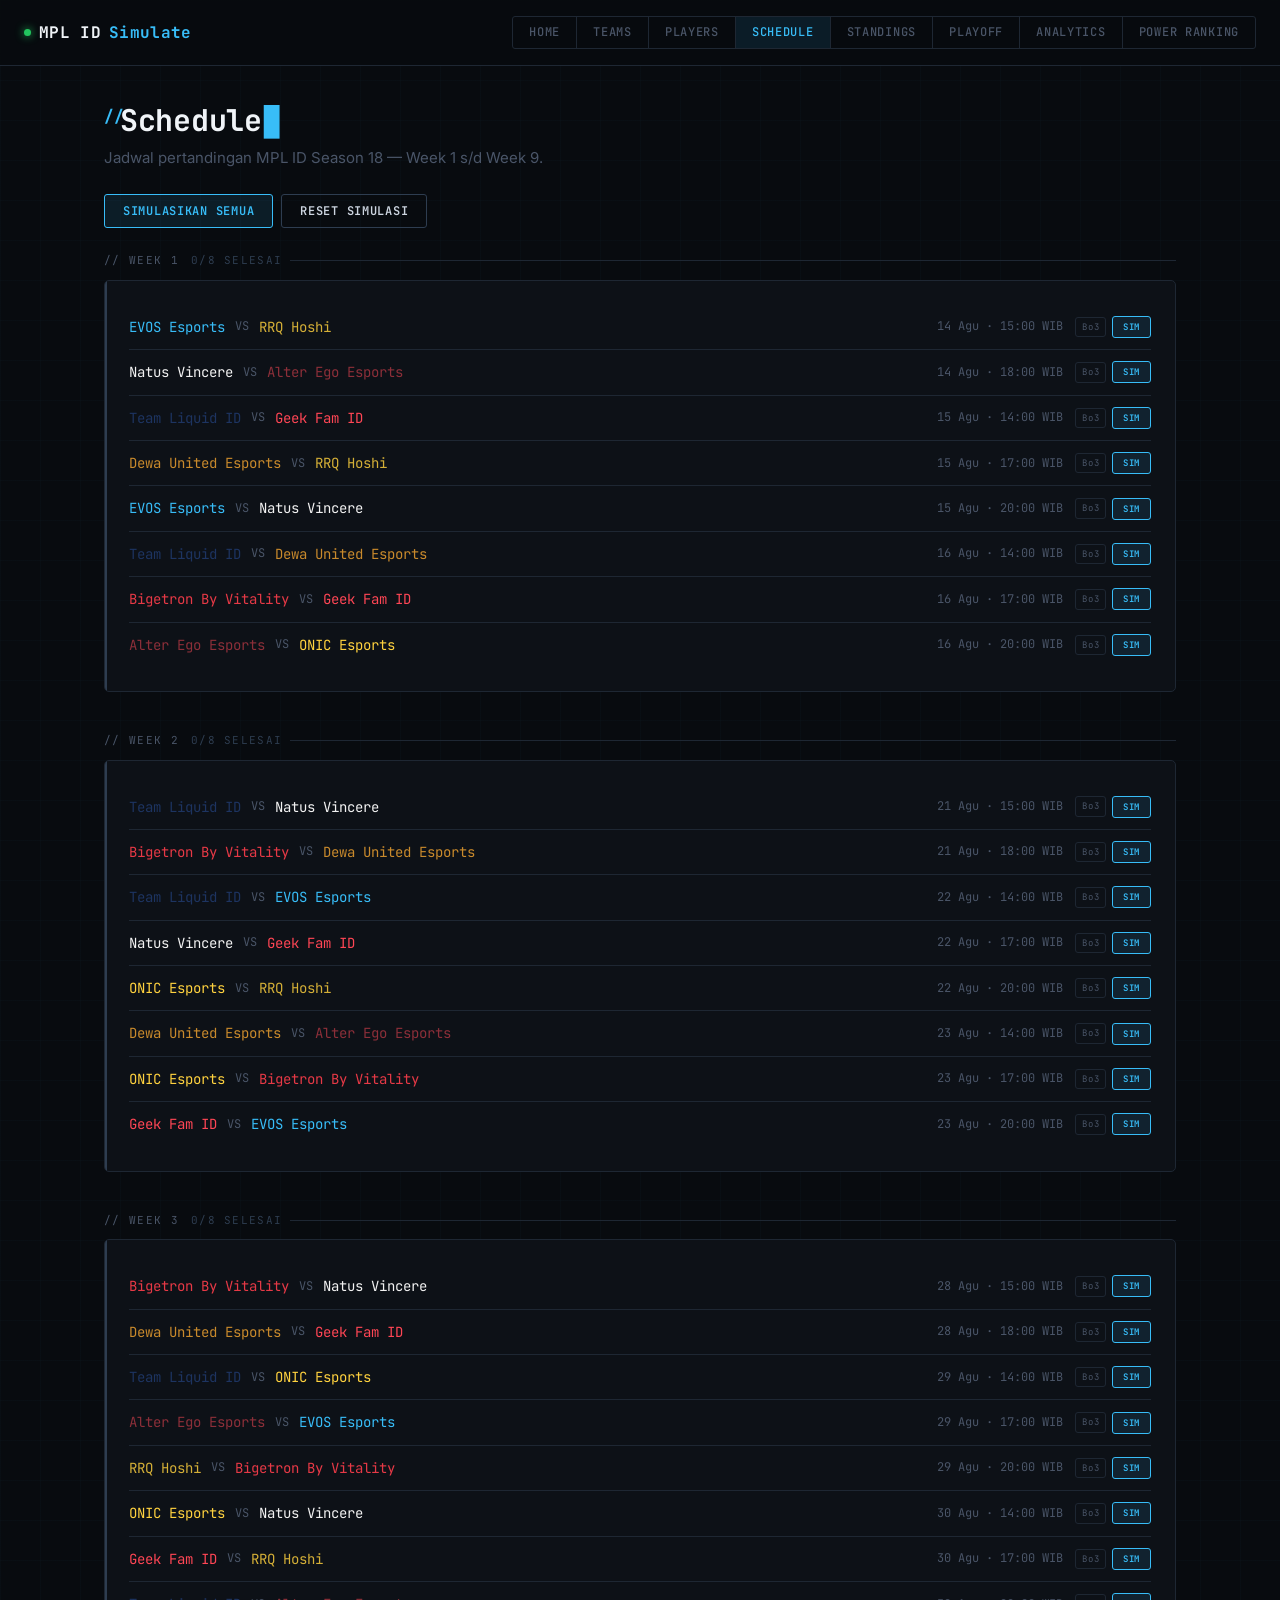
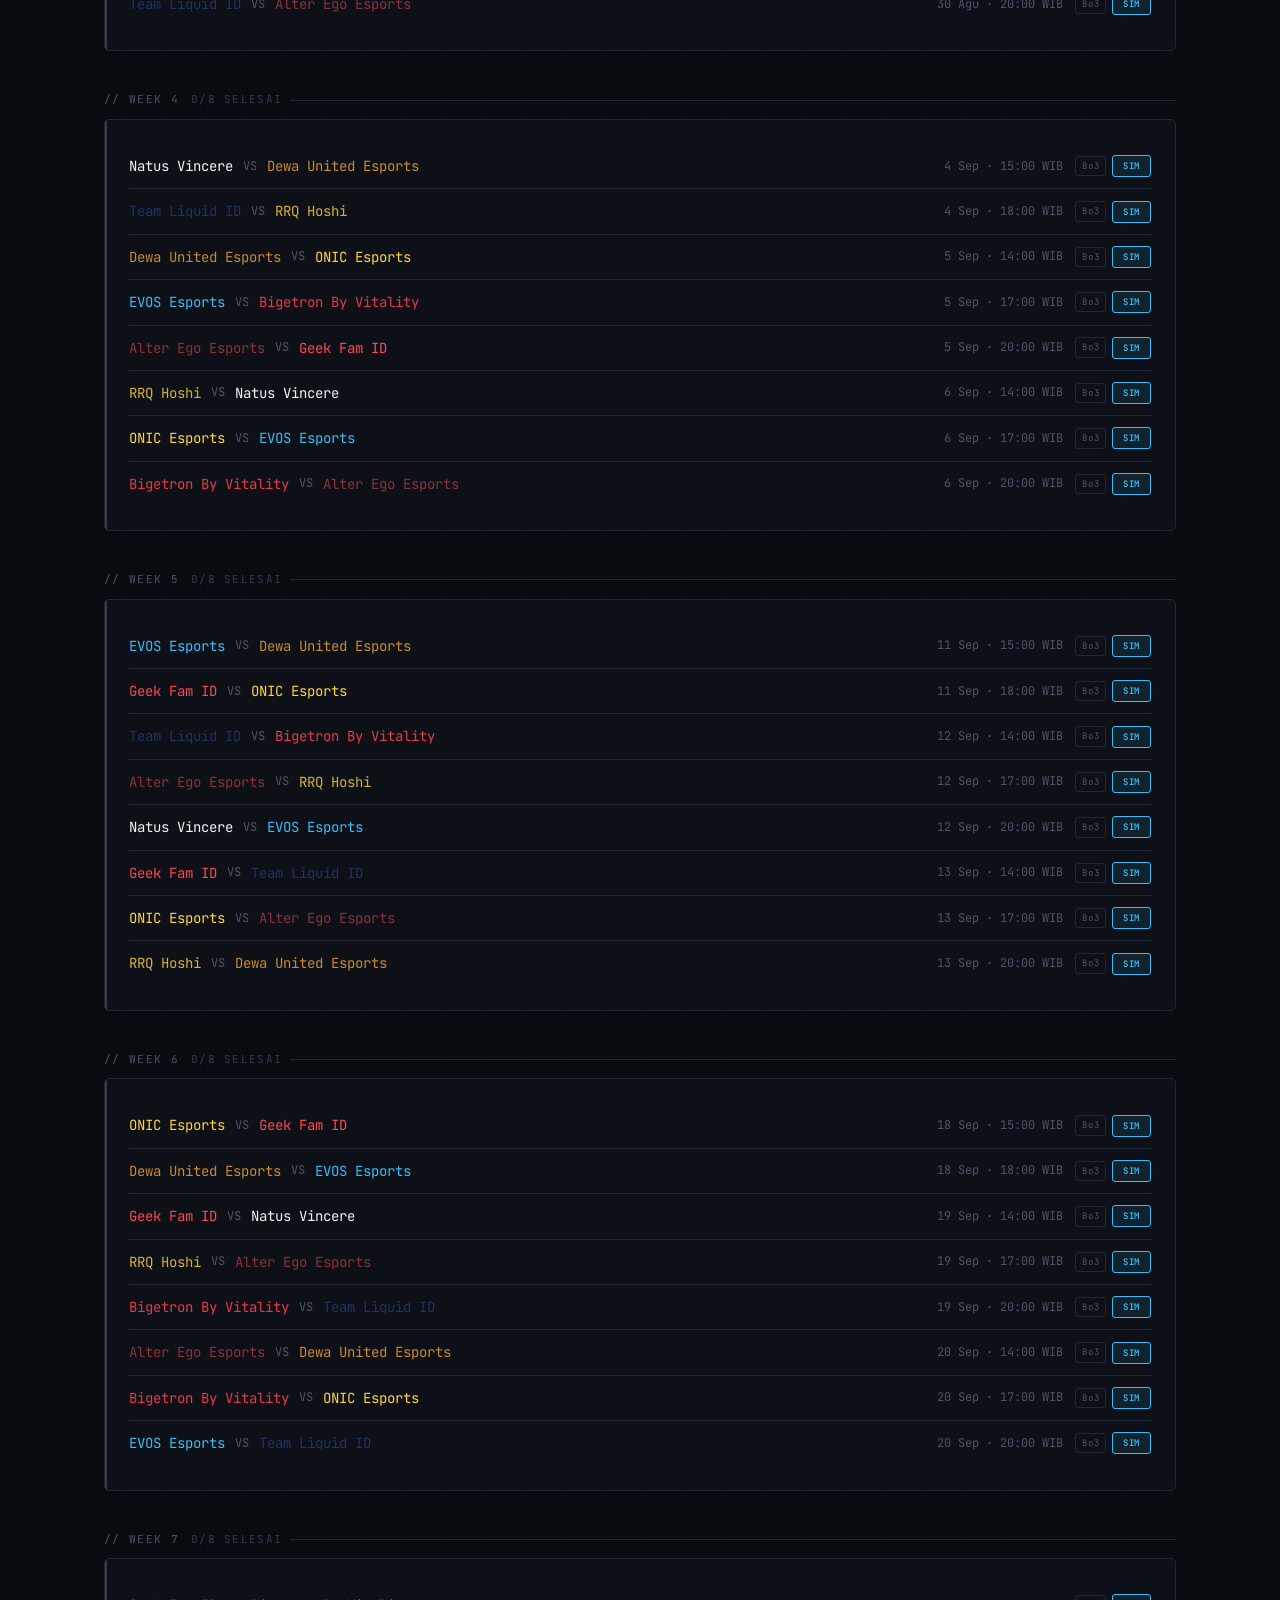
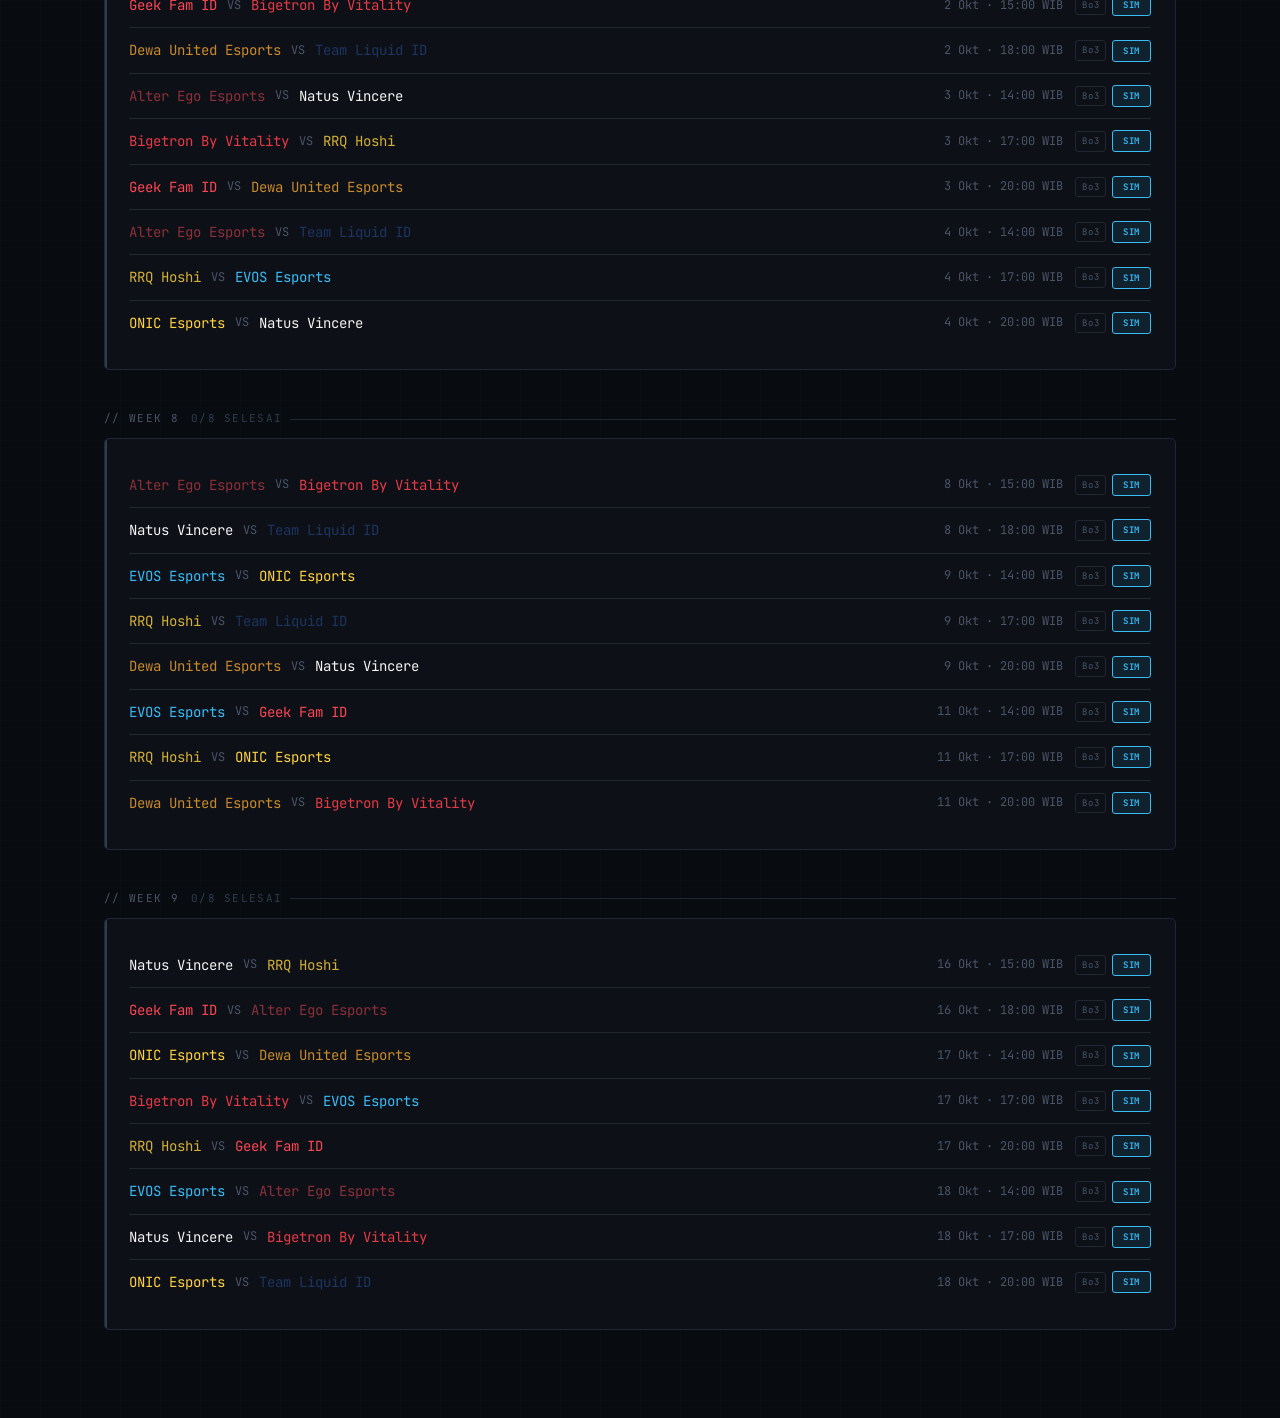
<file: schedule.html>
<!DOCTYPE html>
<html lang="id">
<head>
  <meta charset="UTF-8">
  <meta name="viewport" content="width=device-width, initial-scale=1.0">
  <title>Schedule — MPL ID Simulate</title>
  <link rel="stylesheet" href="style.css">
  <style>
    .week-section { margin-bottom: 40px; }
    .week-label {
      font-family: var(--font-mono); font-size: 0.6875rem;
      letter-spacing: 0.12em; text-transform: uppercase;
      color: var(--color-text-muted); margin-bottom: 10px;
      display: flex; align-items: center; gap: 8px;
    }
    .week-label::after { content:""; flex:1; height:1px; background:var(--color-border); }

    .match-row {
      display: flex; align-items: center; justify-content: space-between;
      gap: 12px; padding: 11px 0;
      border-bottom: 1px solid var(--color-border); flex-wrap: wrap;
    }
    .match-row:last-child { border-bottom: none; }

    .match-teams-cell {
      display: flex; align-items: center; gap: 10px;
      font-family: var(--font-mono); font-size: 0.875rem; flex: 1;
    }
    .match-score {
      font-family: var(--font-mono); font-size: 0.875rem;
      min-width: 60px; text-align: center;
    }
    .match-actions { display: flex; gap: 6px; align-items: center; flex-shrink: 0; }
    .tag-format {
      font-family: var(--font-mono); font-size: 0.5625rem;
      letter-spacing: 0.08em; color: var(--color-text-muted);
      padding: 2px 6px; border: 1px solid var(--color-border);
      border-radius: var(--radius-sm);
    }

    /* Modal */
    .modal-overlay {
      position: fixed; inset: 0; z-index: 1000;
      background: rgba(8,11,15,0.88); backdrop-filter: blur(6px);
      display: flex; align-items: center; justify-content: center; padding: 16px;
    }
    .modal-box {
      background: var(--color-surface-2,#111820);
      border: 1px solid var(--color-border-bright,#2E3D50);
      border-radius: var(--radius-md);
      width: 100%; max-width: 780px; max-height: 90vh;
      overflow-y: auto; padding: 24px;
    }
    .modal-header { display: flex; justify-content: space-between; align-items: flex-start; margin-bottom: 20px; }
    .modal-subtitle { font-family: var(--font-mono); font-size: 0.625rem; letter-spacing: 0.1em; text-transform: uppercase; color: var(--color-text-muted); }
    .modal-matchup  { font-family: var(--font-mono); font-size: 1.125rem; font-weight: 700; color: var(--color-text-bright,#F0F4F8); margin-top: 4px; }
    .close-btn {
      font-family: var(--font-mono); font-size: 0.6875rem;
      background: none; border: 1px solid var(--color-border);
      color: var(--color-text-muted); padding: 4px 10px; cursor: pointer;
      border-radius: var(--radius-sm);
    }
    .close-btn:hover { border-color: var(--color-red,#F87171); color: var(--color-red,#F87171); }

    .game-tabs { display: flex; gap: 0; margin-bottom: 20px; border-bottom: 1px solid var(--color-border); }
    .game-tab {
      font-family: var(--font-mono); font-size: 0.625rem; letter-spacing: 0.08em; text-transform: uppercase;
      padding: 8px 16px; cursor: pointer; color: var(--color-text-muted);
      border-bottom: 2px solid transparent; transition: color 0.1s, border-color 0.1s;
    }
    .game-tab:hover { color: var(--color-text-bright,#F0F4F8); }
    .game-tab.active { color: var(--color-cyan,#38BDF8); border-bottom-color: var(--color-cyan,#38BDF8); }

    .draft-grid { display: grid; grid-template-columns: 1fr auto 1fr; gap: 16px; align-items: start; }
    .draft-side { display: flex; flex-direction: column; gap: 8px; }
    .draft-side-label { font-family: var(--font-mono); font-size: 0.625rem; letter-spacing: 0.1em; text-transform: uppercase; margin-bottom: 4px; }
    .draft-vs-col { display: flex; flex-direction: column; align-items: center; justify-content: center; gap: 8px; padding-top: 24px; }
    .game-winner-badge {
      font-family: var(--font-mono); font-size: 0.5rem; letter-spacing: 0.08em; text-transform: uppercase;
      padding: 3px 8px; border-radius: var(--radius-sm);
      background: var(--color-green-soft,#22C55E1A); color: var(--color-green,#22C55E);
      border: 1px solid rgba(34,197,94,0.3);
    }
    .ban-list { display: flex; flex-wrap: wrap; gap: 4px; margin-bottom: 10px; }
    .ban-chip {
      font-family: var(--font-mono); font-size: 0.625rem;
      padding: 2px 7px; background: var(--color-red-soft,#F871711A);
      color: var(--color-red,#F87171); border: 1px solid rgba(248,113,113,0.2);
      border-radius: var(--radius-sm); text-decoration: line-through; opacity: 0.8;
    }
    .pick-row {
      display: flex; align-items: center; gap: 8px; padding: 5px 8px;
      background: rgba(255,255,255,0.02); border: 1px solid var(--color-border);
      border-radius: var(--radius-sm); margin-bottom: 4px;
    }
    .pick-hero { font-family: var(--font-mono); font-size: 0.8125rem; color: var(--color-text-bright,#F0F4F8); }
    .pick-role { font-family: var(--font-mono); font-size: 0.5625rem; color: var(--color-text-muted); margin-left: auto; }

    @media(max-width:600px){
      .draft-grid { grid-template-columns: 1fr; }
      .draft-vs-col { flex-direction: row; padding-top: 0; }
    }
  </style>
</head>
<body>

  <nav class="navbar">
    <div class="navbar__brand">MPL ID <span>Simulate</span></div>
    <ul class="navbar__tabs">
      <li class="navbar__tab"><a href="home.html">Home</a></li>
      <li class="navbar__tab"><a href="index.html">Teams</a></li>
      <li class="navbar__tab"><a href="players.html">Players</a></li>
      <li class="navbar__tab is-active">Schedule</li>
      <li class="navbar__tab"><a href="standings.html">Standings</a></li>
      <li class="navbar__tab"><a href="playoff.html">Playoff</a></li>
      <li class="navbar__tab"><a href="analytics.html">Analytics</a></li>
      <li class="navbar__tab"><a href="power-ranking.html">Power Ranking</a></li>
    </ul>
  </nav>

  <main class="container" style="padding-top:36px; padding-bottom:48px;">
    <h1 data-type="Schedule">Schedule</h1>
    <p class="text-muted" style="margin-top:8px; margin-bottom:24px;">
      Jadwal pertandingan MPL ID Season 18 — Week 1 s/d Week 9.
    </p>

    <div style="margin-bottom:24px; display:flex; gap:8px; flex-wrap:wrap;">
      <button id="btn-sim-all" class="btn btn--primary">Simulasikan Semua</button>
      <button id="btn-reset"   class="btn">Reset Simulasi</button>
    </div>

    <div id="schedule-container">
      <p class="text-muted">Memuat jadwal...</p>
    </div>
  </main>

  <!-- Modal detail draft -->
  <div id="match-modal" style="display:none;" class="modal-overlay">
    <div class="modal-box">
      <div class="modal-header">
        <div>
          <div class="modal-subtitle" id="modal-subtitle">Detail Pertandingan</div>
          <div class="modal-matchup" id="modal-matchup">—</div>
        </div>
        <button class="close-btn" onclick="closeModal()">✕ Tutup</button>
      </div>
      <div class="game-tabs"  id="game-tabs"></div>
      <div id="game-content"></div>
    </div>
  </div>

  <script src="sim.js"></script>
  <script src="terminal.js"></script>
  <script>
    let teamsCache  = [];
    let scheduleCache = [];
    let currentMatch = null;

    const nmTim    = id => teamsCache.find(t=>t.id===id)?.name || id;
    const warnaTim = id => teamsCache.find(t=>t.id===id)?.color || 'inherit';
    const fmtTgl   = d  => new Date(d).toLocaleDateString('id-ID',{day:'numeric',month:'short'});

    /* ── Render schedule list per week ── */
    function renderSchedule() {
      const container = document.getElementById('schedule-container');
      const weeks = {};
      scheduleCache.forEach(m => { if(!weeks[m.week]) weeks[m.week]=[]; weeks[m.week].push(m); });

      container.innerHTML = '';
      Object.keys(weeks).sort((a,b)=>+a-+b).forEach(w => {
        const matches = weeks[w];
        const done    = matches.filter(m=>m.status==='finished').length;

        const section = document.createElement('div');
        section.className = 'week-section';

        const rows = matches.map(m => {
          const selesai = m.status === 'finished';
          const aWin    = m.score_a > m.score_b;

          const teamsCell = `
            <div class="match-teams-cell">
              <span style="color:${warnaTim(m.team_a)};font-weight:${selesai&&aWin?'700':'400'};opacity:${selesai&&!aWin?.45:1};">${nmTim(m.team_a)}</span>
              <span style="color:var(--color-text-muted);font-size:.75rem;">VS</span>
              <span style="color:${warnaTim(m.team_b)};font-weight:${selesai&&!aWin?'700':'400'};opacity:${selesai&&aWin?.45:1};">${nmTim(m.team_b)}</span>
            </div>`;

          const scoreCell = selesai
            ? `<div class="match-score">
                <span class="score-win">${m.score_a}</span>
                <span style="color:var(--color-text-muted);margin:0 4px;">–</span>
                <span class="${aWin?'score-loss':'score-win'}">${m.score_b}</span>
               </div>`
            : `<div class="match-score" style="color:var(--color-text-muted);font-size:.75rem;">${fmtTgl(m.date)} · ${m.time}</div>`;

          // Tombol aksi
          let aksiHtml = `<span class="tag-format">${m.format}</span>`;
          if (selesai) {
            const hasGames = m.games && m.games.length > 0;
            if (hasGames) {
              // Simpan match data ke dataset supaya tidak ada masalah escape karakter
              aksiHtml += `<button class="btn" style="font-size:.5625rem;padding:4px 10px;" data-match-id="${m.match_id}">Detail Draft</button>`;
            }
          } else {
            aksiHtml += `<button class="btn btn--primary" style="font-size:.5625rem;padding:4px 10px;" data-sim-id="${m.match_id}" data-fmt="${m.format}" data-ta="${m.team_a}" data-tb="${m.team_b}">Sim</button>`;
          }

          return `<div class="match-row">${teamsCell}${scoreCell}<div class="match-actions">${aksiHtml}</div></div>`;
        }).join('');

        section.innerHTML = `
          <div class="week-label">// Week ${w} <span style="color:var(--color-border-bright,#2E3D50);margin-left:4px;">${done}/${matches.length} selesai</span></div>
          <div class="card">${rows}</div>`;

        container.appendChild(section);
      });

      // Event delegation — semua tombol ditangani di sini, tidak ada inline onclick
      container.querySelectorAll('[data-sim-id]').forEach(btn => {
        btn.addEventListener('click', async () => {
          const id  = btn.dataset.simId;
          const fmt = btn.dataset.fmt;
          const tA  = btn.dataset.ta;
          const tB  = btn.dataset.tb;
          btn.disabled = true;
          btn.textContent = '...';
          const result = simulasikanSatu(id, fmt, tA, tB);
          await generateDetailedStatsForMatch(id, scheduleCache.find(m=>m.match_id===id)?.week || 0, tA, tB, result.games);
          await reloadSchedule();
        });
      });

      container.querySelectorAll('[data-match-id]').forEach(btn => {
        btn.addEventListener('click', () => {
          const id    = btn.dataset.matchId;
          const match = scheduleCache.find(m => m.match_id === id);
          if (match) openModal(match);
        });
      });
    }

    async function reloadSchedule() {
      scheduleCache = await getScheduleGabungan();
      renderSchedule();
    }

    async function init() {
      const [tr] = await Promise.all([fetch('teams.json')]);
      teamsCache = await tr.json();
      await reloadSchedule();
    }

    /* ── Simulasikan Semua ── */
    document.getElementById('btn-sim-all').addEventListener('click', async () => {
      document.getElementById('btn-sim-all').disabled = true;
      document.getElementById('btn-sim-all').textContent = 'Menyimulasikan...';
      const jadwal = await getScheduleGabungan();
      await simulasikanSemua(jadwal);
      // Generate stats untuk semua yang baru selesai
      const baru = jadwal.filter(m => m.status !== 'finished');
      for (const m of baru) {
        const ov = JSON.parse(localStorage.getItem(SIM_KEY) || '{}');
        const h  = ov[m.match_id];
        if (h && h.games) await generateDetailedStatsForMatch(m.match_id, m.week, m.team_a, m.team_b, h.games);
      }
      document.getElementById('btn-sim-all').disabled = false;
      document.getElementById('btn-sim-all').textContent = 'Simulasikan Semua';
      await reloadSchedule();
    });

    /* ── Reset ── */
    document.getElementById('btn-reset').addEventListener('click', async () => {
      resetSimulasi();
      await reloadSchedule();
    });

    /* ── Modal detail draft ── */
    function openModal(match) {
      currentMatch = match;
      document.getElementById('modal-subtitle').textContent = `Week ${match.week} · ${match.format}`;
      document.getElementById('modal-matchup').innerHTML =
        `<span style="color:${warnaTim(match.team_a)};">${nmTim(match.team_a)}</span>
         <span style="color:var(--color-text-muted);margin:0 10px;">${match.score_a} – ${match.score_b}</span>
         <span style="color:${warnaTim(match.team_b)};">${nmTim(match.team_b)}</span>`;

      const tabs = document.getElementById('game-tabs');
      tabs.innerHTML = (match.games || []).map((g,i) =>
        `<div class="game-tab ${i===0?'active':''}" data-idx="${i}">Game ${g.game}</div>`
      ).join('');

      tabs.querySelectorAll('.game-tab').forEach(tab => {
        tab.addEventListener('click', () => {
          tabs.querySelectorAll('.game-tab').forEach(t=>t.classList.remove('active'));
          tab.classList.add('active');
          renderGameContent(+tab.dataset.idx);
        });
      });

      renderGameContent(0);
      document.getElementById('match-modal').style.display = 'flex';
    }

    function renderGameContent(idx) {
      const game = currentMatch.games[idx];
      const m    = currentMatch;
      const content = document.getElementById('game-content');

      if (!game) { content.innerHTML = '<p class="text-muted">Data game tidak tersedia.</p>'; return; }

      const wName  = nmTim(game.winner);
      const wColor = warnaTim(game.winner);
      const d      = game.draft;

      content.innerHTML = `
        <div style="display:flex;align-items:center;gap:8px;margin-bottom:16px;">
          <span class="sys-label" style="font-family:var(--font-mono);font-size:.5625rem;letter-spacing:.1em;text-transform:uppercase;color:var(--color-text-muted);">Pemenang:</span>
          <span style="font-family:var(--font-mono);font-weight:700;color:${wColor};">${wName}</span>
          <span class="game-winner-badge">WIN</span>
        </div>
        <div class="draft-grid">
          <div class="draft-side">
            <div class="draft-side-label" style="color:${warnaTim(m.team_a)};">${nmTim(m.team_a)}</div>
            <div style="margin-bottom:8px;">
              <div style="font-family:var(--font-mono);font-size:.5rem;letter-spacing:.1em;text-transform:uppercase;color:var(--color-text-muted);margin-bottom:4px;">Bans</div>
              <div class="ban-list">${(d.bans_a||[]).map(h=>`<span class="ban-chip">${h}</span>`).join('')}</div>
            </div>
            <div>
              <div style="font-family:var(--font-mono);font-size:.5rem;letter-spacing:.1em;text-transform:uppercase;color:var(--color-text-muted);margin-bottom:4px;">Picks</div>
              ${(d.picks_a||[]).map(p=>`<div class="pick-row"><span class="pick-hero">${p.name}</span><span class="pick-role">${p.role}</span></div>`).join('')}
            </div>
          </div>
          <div class="draft-vs-col"><span style="font-family:var(--font-mono);font-size:.75rem;color:var(--color-text-muted);">VS</span></div>
          <div class="draft-side">
            <div class="draft-side-label" style="color:${warnaTim(m.team_b)};">${nmTim(m.team_b)}</div>
            <div style="margin-bottom:8px;">
              <div style="font-family:var(--font-mono);font-size:.5rem;letter-spacing:.1em;text-transform:uppercase;color:var(--color-text-muted);margin-bottom:4px;">Bans</div>
              <div class="ban-list">${(d.bans_b||[]).map(h=>`<span class="ban-chip">${h}</span>`).join('')}</div>
            </div>
            <div>
              <div style="font-family:var(--font-mono);font-size:.5rem;letter-spacing:.1em;text-transform:uppercase;color:var(--color-text-muted);margin-bottom:4px;">Picks</div>
              ${(d.picks_b||[]).map(p=>`<div class="pick-row"><span class="pick-hero">${p.name}</span><span class="pick-role">${p.role}</span></div>`).join('')}
            </div>
          </div>
        </div>`;
    }

    function closeModal() {
      document.getElementById('match-modal').style.display = 'none';
      currentMatch = null;
    }

    document.getElementById('match-modal').addEventListener('click', e => {
      if (e.target === e.currentTarget) closeModal();
    });

    init();
  </script>
</body>
</html>
</file>
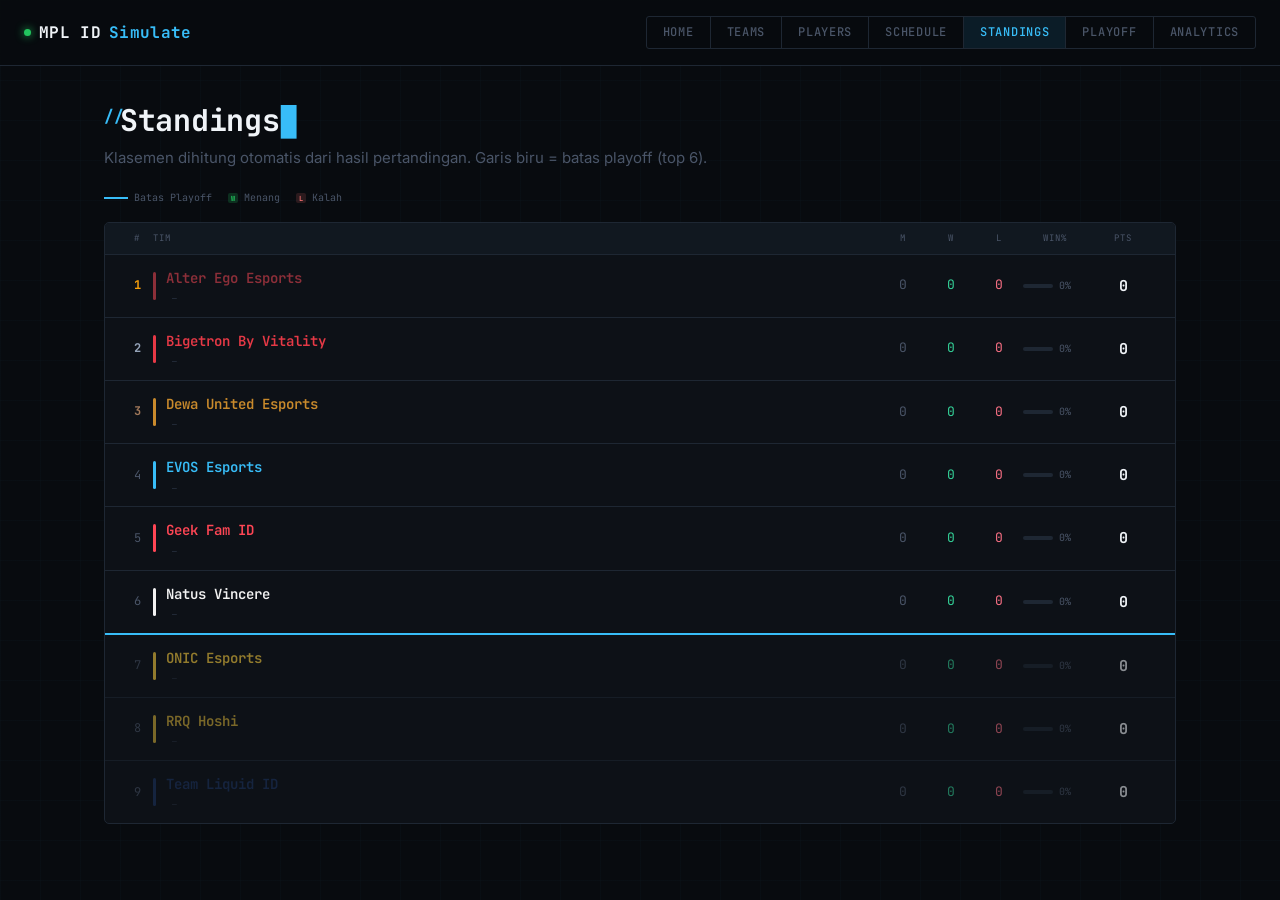
<file: standings.html>
<!DOCTYPE html>
<html lang="id">
<head>
  <meta charset="UTF-8">
  <meta name="viewport" content="width=device-width, initial-scale=1.0">
  <title>Standings — MPL ID Simulate</title>
  <link rel="stylesheet" href="style.css">
  <style>
    .standings-row {
      display: grid;
      grid-template-columns: 32px 1fr 48px 48px 48px 64px 72px;
      align-items: center;
      gap: 0;
      padding: 12px 16px;
      border-bottom: 1px solid var(--color-border);
      transition: background 0.1s;
    }
    .standings-row:hover { background: var(--color-surface-hover, #161D27); }
    .standings-row:last-child { border-bottom: none; }
    .standings-row.playoff-cut { border-bottom: 2px solid var(--color-cyan, #38BDF8); }
    .standings-row.eliminated { opacity: 0.55; }

    .col-rank {
      font-family: var(--font-mono);
      font-size: 0.75rem;
      color: var(--color-text-muted);
      text-align: center;
    }
    .col-rank.r1 { color: var(--color-amber,#F59E0B); font-weight:700; }
    .col-rank.r2 { color: #94A3B8; font-weight:700; }
    .col-rank.r3 { color: #A0785A; font-weight:700; }

    .col-team { display: flex; align-items: center; gap: 10px; }
    .team-stripe { width: 3px; height: 28px; border-radius: 2px; flex-shrink: 0; }
    .team-name { font-family: var(--font-mono); font-size: 0.875rem; font-weight: 600; }
    .team-tag { font-family: var(--font-mono); font-size: 0.5625rem; letter-spacing: 0.08em; text-transform: uppercase; color: var(--color-text-muted); margin-top: 2px; }

    .col-num {
      font-family: var(--font-mono);
      font-size: 0.8125rem;
      text-align: center;
      color: var(--color-text-muted);
    }
    .col-pts {
      font-family: var(--font-mono);
      font-size: 0.9375rem;
      font-weight: 700;
      text-align: center;
      color: var(--color-text-bright, #F0F4F8);
    }

    /* Win rate bar */
    .col-wr { display: flex; align-items: center; gap: 6px; }
    .wr-bar { flex: 1; height: 4px; background: var(--color-border); border-radius: 2px; overflow: hidden; }
    .wr-fill { height: 100%; border-radius: 2px; background: var(--color-green, #22C55E); }
    .wr-pct { font-family: var(--font-mono); font-size: 0.625rem; color: var(--color-text-muted); width: 28px; }

    /* Form streak (W/L) */
    .form-streak { display: flex; gap: 3px; }
    .form-dot {
      width: 10px; height: 10px; border-radius: 2px;
      font-family: var(--font-mono); font-size: 0.4375rem;
      display: flex; align-items: center; justify-content: center;
      font-weight: 700;
    }
    .form-dot.w { background: rgba(34,197,94,0.2); color: var(--color-green,#22C55E); }
    .form-dot.l { background: rgba(248,113,113,0.15); color: var(--color-red,#F87171); }

    .standings-header {
      display: grid;
      grid-template-columns: 32px 1fr 48px 48px 48px 64px 72px;
      gap: 0;
      padding: 8px 16px;
      background: var(--color-surface-2, #111820);
      border-bottom: 1px solid var(--color-border);
    }
    .header-col {
      font-family: var(--font-mono);
      font-size: 0.5625rem;
      letter-spacing: 0.1em;
      text-transform: uppercase;
      color: var(--color-text-muted);
      text-align: center;
    }
    .header-col.left { text-align: left; }

    .zone-label {
      font-family: var(--font-mono);
      font-size: 0.5rem;
      letter-spacing: 0.12em;
      text-transform: uppercase;
      padding: 3px 10px;
      border-radius: var(--radius-sm);
    }
    .zone-playoff { background: rgba(56,189,248,0.1); color: var(--color-cyan,#38BDF8); border: 1px solid rgba(56,189,248,0.2); }
    .zone-elim    { background: rgba(248,113,113,0.08); color: var(--color-red,#F87171); border: 1px solid rgba(248,113,113,0.15); }

    .legend {
      display: flex;
      gap: 16px;
      flex-wrap: wrap;
      margin-bottom: 16px;
    }
    .legend-item { display: flex; align-items: center; gap: 6px; font-family: var(--font-mono); font-size: 0.625rem; color: var(--color-text-muted); }
    .legend-line { width: 24px; height: 2px; }

    @media(max-width:600px){
      .standings-row, .standings-header {
        grid-template-columns: 28px 1fr 36px 36px 52px;
      }
      .col-wr, .header-col:nth-child(5) { display: none; }
    }
  </style>
</head>
<body>

  <nav class="navbar">
    <div class="navbar__brand">MPL ID <span>Simulate</span></div>
    <ul class="navbar__tabs">
      <li class="navbar__tab"><a href="home.html">Home</a></li>
      <li class="navbar__tab"><a href="index.html">Teams</a></li>
      <li class="navbar__tab"><a href="players.html">Players</a></li>
      <li class="navbar__tab"><a href="schedule.html">Schedule</a></li>
      <li class="navbar__tab is-active">Standings</li>
      <li class="navbar__tab"><a href="playoff.html">Playoff</a></li>
      <li class="navbar__tab"><a href="analytics.html">Analytics</a></li>
    </ul>
  </nav>

  <main class="container" style="padding-top:36px; padding-bottom:48px;">
    <h1 data-type="Standings">Standings</h1>
    <p class="text-muted" style="margin-top:8px; margin-bottom:20px;">
      Klasemen dihitung otomatis dari hasil pertandingan. Garis biru = batas playoff (top 6).
    </p>

    <!-- Legend -->
    <div class="legend">
      <div class="legend-item"><div class="legend-line" style="background:var(--color-cyan,#38BDF8);"></div>Batas Playoff</div>
      <div class="legend-item"><div class="form-dot w">W</div>Menang</div>
      <div class="legend-item"><div class="form-dot l">L</div>Kalah</div>
    </div>

    <div id="standings-wrap" class="table-wrap">
      <div class="standings-header">
        <div class="header-col">#</div>
        <div class="header-col left">Tim</div>
        <div class="header-col">M</div>
        <div class="header-col">W</div>
        <div class="header-col">L</div>
        <div class="header-col">Win%</div>
        <div class="header-col">Pts</div>
      </div>
      <div id="standings-body"><p class="text-muted" style="padding:16px;">Memuat...</p></div>
    </div>
  </main>

  <script src="sim.js"></script>
  <script src="terminal.js"></script>
  <script>
    const PLAYOFF_CUT = 6;

    function hitungKlasemen(teams, schedule) {
      const stats = {};
      teams.forEach(t => {
        stats[t.id] = {
          id: t.id, name: t.name, color: t.color,
          played: 0, wins: 0, losses: 0, gameDiff: 0, points: 0,
          form: [] // W/L terakhir 5 match
        };
      });
      schedule.filter(m => m.status === 'finished').forEach(m => {
        const a = stats[m.team_a], b = stats[m.team_b];
        if (!a || !b) return;
        a.played++; b.played++;
        a.gameDiff += (m.score_a - m.score_b);
        b.gameDiff += (m.score_b - m.score_a);
        if (m.score_a > m.score_b) {
          a.wins++; a.points++; a.form.push('W'); b.losses++; b.form.push('L');
        } else if (m.score_b > m.score_a) {
          b.wins++; b.points++; b.form.push('W'); a.losses++; a.form.push('L');
        }
      });
      return Object.values(stats).sort((x, y) =>
        y.points !== x.points ? y.points - x.points : y.gameDiff - x.gameDiff
      );
    }

    function formDots(form) {
      return form.slice(-5).map(r =>
        `<div class="form-dot ${r.toLowerCase()}">${r}</div>`
      ).join('');
    }

    async function loadStandings() {
      const [teamsRes, schedule] = await Promise.all([fetch('teams.json'), getScheduleGabungan()]);
      const teams = await teamsRes.json();
      const klasemen = hitungKlasemen(teams, schedule);
      const body = document.getElementById('standings-body');
      const maxPlayed = Math.max(...klasemen.map(t => t.played), 1);

      body.innerHTML = klasemen.map((tim, i) => {
        const rank = i + 1;
        const wr = tim.played > 0 ? Math.round(tim.wins / tim.played * 100) : 0;
        const isPlayoff = rank <= PLAYOFF_CUT;
        const rankClass = rank === 1 ? 'r1' : rank === 2 ? 'r2' : rank === 3 ? 'r3' : '';
        const cutClass = rank === PLAYOFF_CUT ? 'playoff-cut' : !isPlayoff ? 'eliminated' : '';

        const gameDiffStr = tim.gameDiff > 0 ? `+${tim.gameDiff}` : `${tim.gameDiff}`;

        return `
          <div class="standings-row ${cutClass}">
            <div class="col-rank ${rankClass}">${rank}</div>
            <div class="col-team">
              <div class="team-stripe" style="background:${tim.color};"></div>
              <div>
                <a href="team-detail.html?id=${tim.id}" style="text-decoration:none;">
                  <div class="team-name" style="color:${tim.color};">${tim.name}</div>
                </a>
                <div style="display:flex;align-items:center;gap:6px;margin-top:3px;">
                  <div class="form-streak">${formDots(tim.form)}</div>
                  <span style="font-family:var(--font-mono);font-size:0.5rem;color:var(--color-text-dim,#2D3748);">${tim.played>0?'form':'—'}</span>
                </div>
              </div>
            </div>
            <div class="col-num">${tim.played}</div>
            <div class="col-num" style="color:var(--color-win,#34D399);">${tim.wins}</div>
            <div class="col-num" style="color:var(--color-loss,#FB7185);">${tim.losses}</div>
            <div class="col-wr">
              <div class="wr-bar"><div class="wr-fill" style="width:${wr}%;"></div></div>
              <span class="wr-pct">${wr}%</span>
            </div>
            <div class="col-pts">${tim.points}</div>
          </div>`;
      }).join('');
    }

    loadStandings();
  </script>
</body>
</html>
</file>
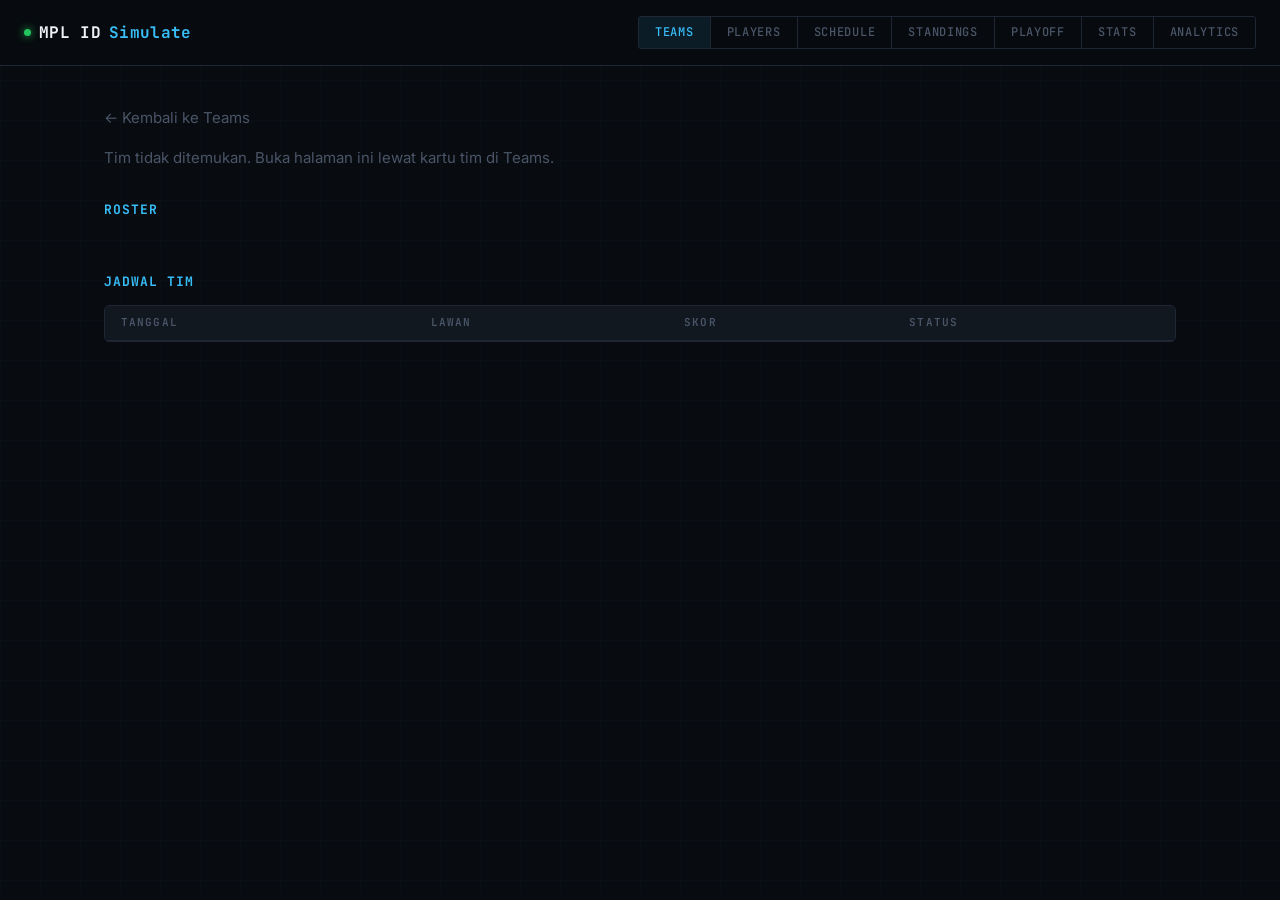
<file: team-detail.html>
<!DOCTYPE html>
<html lang="id">
<head>
  <meta charset="UTF-8">
  <meta name="viewport" content="width=device-width, initial-scale=1.0">
  <title>Detail Tim — MPL ID Simulate</title>
  <link rel="stylesheet" href="style.css">
</head>
<body>

  <nav class="navbar">
    <div class="navbar__brand">MPL ID <span>Simulate</span></div>
    <ul class="navbar__tabs">
      <li class="navbar__tab is-active"><a href="index.html">Teams</a></li>
      <li class="navbar__tab"><a href="players.html">Players</a></li>
      <li class="navbar__tab"><a href="schedule.html">Schedule</a></li>
      <li class="navbar__tab"><a href="standings.html">Standings</a></li>
      <li class="navbar__tab"><a href="playoff.html">Playoff</a></li>
      <li class="navbar__tab"><a href="stats.html">Stats</a></li>
      <li class="navbar__tab"><a href="analytics.html">Analytics</a></li>
    </ul>
  </nav>

  <main class="container" style="padding-top: 40px; padding-bottom: 40px;">
    <a href="index.html" class="text-muted">&larr; Kembali ke Teams</a>

    <div id="team-header" style="margin-top: 16px; margin-bottom: 32px;">
      <p class="text-muted">Memuat data tim...</p>
    </div>

    <h2 style="margin-bottom: 16px;">Roster</h2>
    <div id="roster-grid" class="card-grid" style="margin-bottom: 40px;">
      <p class="text-muted">Memuat roster...</p>
    </div>

    <h2 style="margin-bottom: 16px;">Jadwal Tim</h2>
    <div class="table-wrap">
      <table>
        <thead>
          <tr>
            <th>Tanggal</th>
            <th>Lawan</th>
            <th>Skor</th>
            <th>Status</th>
          </tr>
        </thead>
        <tbody id="jadwal-tim-body">
          <tr><td colspan="4" class="text-muted">Memuat jadwal...</td></tr>
        </tbody>
      </table>
    </div>
  </main>

  <script src="sim.js"></script>
  <script>
    function formatTanggal(dateStr) {
      const opsi = { day: 'numeric', month: 'short', year: 'numeric' };
      return new Date(dateStr).toLocaleDateString('id-ID', opsi);
    }

    async function loadTeamDetail() {
      const teamId = new URLSearchParams(window.location.search).get('id');
      const header = document.getElementById('team-header');
      const rosterGrid = document.getElementById('roster-grid');
      const jadwalBody = document.getElementById('jadwal-tim-body');

      if (!teamId) {
        header.innerHTML = '<p class="text-muted">Tim tidak ditemukan. Buka halaman ini lewat kartu tim di Teams.</p>';
        rosterGrid.innerHTML = '';
        jadwalBody.innerHTML = '';
        return;
      }

      try {
        const [teamsRes, players, schedule] = await Promise.all([
          fetch('teams.json'),
          getPlayerStatsGabungan(),
          getScheduleGabungan()
        ]);
        const teams = await teamsRes.json();
        const team = teams.find(t => t.id === teamId);
        const namaTim = id => teams.find(t => t.id === id)?.name || id;
        const timBerwarna = id => {
          const t = teams.find(t => t.id === id);
          return t ? `<span style="color: ${t.color};">${t.name}</span>` : id;
        };

        if (!team) {
          header.innerHTML = '<p class="text-muted">Tim tidak ditemukan.</p>';
          rosterGrid.innerHTML = '';
          jadwalBody.innerHTML = '';
          return;
        }

        header.innerHTML = `<h1 style="color: ${team.color};">${team.name}</h1>`;

        // Roster
        const rosterTim = players.filter(p => p.team_id === teamId);
        rosterGrid.innerHTML = '';
        rosterTim.forEach(player => {
          const card = document.createElement('a');
          card.className = 'card';
          card.href = `player-detail.html?id=${player.id}`;
          card.style.display = 'block';
          card.innerHTML = `
            <h3 class="card__title">${player.name}</h3>
            <span class="badge">${player.role}</span>
            <p class="card__meta">MVP: ${player.stats.mvp_count}</p>
          `;
          rosterGrid.appendChild(card);
        });

        // Jadwal tim ini saja
        const jadwalTim = schedule.filter(m => m.team_a === teamId || m.team_b === teamId);
        jadwalBody.innerHTML = '';
        jadwalTim.forEach(match => {
          const isTimA = match.team_a === teamId;
          const lawanId = isTimA ? match.team_b : match.team_a;
          const skorSendiri = isTimA ? match.score_a : match.score_b;
          const skorLawan = isTimA ? match.score_b : match.score_a;

          let skorClass = '';
          if (match.status === 'finished' && skorSendiri !== skorLawan) {
            skorClass = skorSendiri > skorLawan ? 'score-win' : 'score-loss';
          }

          const statusHtml = match.status === 'live'
            ? '<span class="status-live">LIVE</span>'
            : match.status === 'finished' ? 'Selesai' : 'Akan Datang';

          const row = document.createElement('tr');
          row.innerHTML = `
            <td>${formatTanggal(match.date)}</td>
            <td>vs ${timBerwarna(lawanId)}</td>
            <td class="${skorClass}">${skorSendiri} &ndash; ${skorLawan}</td>
            <td>${statusHtml}</td>
          `;
          jadwalBody.appendChild(row);
        });

        if (jadwalTim.length === 0) {
          jadwalBody.innerHTML = '<tr><td colspan="4" class="text-muted">Belum ada jadwal untuk tim ini.</td></tr>';
        }
      } catch (err) {
        header.innerHTML = '<p class="text-muted">Gagal memuat data. Pastikan file dibuka lewat local server.</p>';
        console.error(err);
      }
    }

    loadTeamDetail();
  </script>

</body>
</html>
</file>
<file: style.css>
/* ==========================================================
   MPL ID SIMULATE — Design System (v4, data-terminal)
   Terinspirasi PlayoffLabs: presisi, teknikal, sistem live
   ========================================================== */

@import url('https://fonts.googleapis.com/css2?family=JetBrains+Mono:wght@400;500;600;700&family=Inter:wght@400;500;600;700&display=swap');

:root {
  /* Warna dasar — hitam terminal */
  --color-bg: #080B0F;
  --color-surface: #0D1117;
  --color-surface-2: #111820;
  --color-surface-hover: #161D27;
  --color-border: #1E2733;
  --color-border-bright: #2E3D50;

  /* Aksen terminal */
  --color-green: #22C55E;       /* live, online, qualified */
  --color-green-soft: #22C55E1A;
  --color-cyan: #38BDF8;        /* link, aksen utama */
  --color-cyan-soft: #38BDF81A;
  --color-amber: #F59E0B;       /* MVP, highlight penting */
  --color-amber-soft: #F59E0B1A;
  --color-red: #F87171;         /* eliminated, loss */
  --color-red-soft: #F871711A;

  --color-text: #CDD5E0;
  --color-text-bright: #F0F4F8;
  --color-text-muted: #4A5568;
  --color-text-dim: #2D3748;

  /* Tipografi */
  --font-mono: 'JetBrains Mono', 'Courier New', monospace;
  --font-body: 'Inter', sans-serif;

  /* Radius & Spacing — lebih kotak dari sebelumnya */
  --radius-sm: 3px;
  --radius-md: 5px;
  --radius-lg: 7px;
  --space-1: 4px;
  --space-2: 8px;
  --space-3: 16px;
  --space-4: 24px;
  --space-5: 40px;

  --ease: cubic-bezier(0.22, 1, 0.36, 1);
}

/* ---------- Reset dasar ---------- */
* {
  box-sizing: border-box;
  margin: 0;
  padding: 0;
}

html { scroll-behavior: smooth; }

body {
  background: var(--color-bg);
  background-image:
    linear-gradient(rgba(56, 189, 248, 0.02) 1px, transparent 1px),
    linear-gradient(90deg, rgba(56, 189, 248, 0.02) 1px, transparent 1px);
  background-size: 40px 40px;
  color: var(--color-text);
  font-family: var(--font-body);
  font-size: 15px;
  line-height: 1.6;
  -webkit-font-smoothing: antialiased;
  min-height: 100vh;
}

::selection {
  background: var(--color-cyan);
  color: var(--color-bg);
}

/* Scrollbar */
::-webkit-scrollbar { width: 8px; height: 8px; }
::-webkit-scrollbar-track { background: var(--color-bg); }
::-webkit-scrollbar-thumb {
  background: var(--color-border-bright);
  border-radius: 2px;
}
::-webkit-scrollbar-thumb:hover { background: var(--color-cyan); }

a {
  color: var(--color-cyan);
  text-decoration: none;
}
a:hover { text-decoration: underline; }

img { max-width: 100%; display: block; }

/* ---------- Tipografi ---------- */
h1, h2, h3 {
  font-family: var(--font-mono);
  font-weight: 700;
  letter-spacing: -0.01em;
  line-height: 1.2;
  color: var(--color-text-bright);
}

h1 {
  font-size: 1.875rem;
  position: relative;
  padding-left: var(--space-3);
}
h1::before {
  content: "//";
  position: absolute;
  left: 0;
  color: var(--color-cyan);
  font-size: 1rem;
  top: 0.3em;
}

h2 {
  font-size: 1.125rem;
  color: var(--color-cyan);
  text-transform: uppercase;
  letter-spacing: 0.08em;
  font-size: 0.8125rem;
}

h3 { font-size: 1rem; }

/* Label sistem kecil */
.sys-label {
  font-family: var(--font-mono);
  font-size: 0.6875rem;
  letter-spacing: 0.1em;
  text-transform: uppercase;
  color: var(--color-text-muted);
}

.text-muted { color: var(--color-text-muted); }
.text-bright { color: var(--color-text-bright); }
.text-cyan { color: var(--color-cyan); }
.text-amber { color: var(--color-amber); }
.text-green { color: var(--color-green); }

/* Angka skor / statistik besar */
.stat-number {
  font-family: var(--font-mono);
  font-weight: 700;
  font-size: 1.5rem;
  color: var(--color-amber);
  font-variant-numeric: tabular-nums;
}

/* ---------- Layout dasar ---------- */
.container {
  max-width: 1120px;
  margin: 0 auto;
  padding: 0 var(--space-4);
}

/* ---------- Nav bar ---------- */
.navbar {
  display: flex;
  align-items: center;
  justify-content: space-between;
  border-bottom: 1px solid var(--color-border);
  padding: var(--space-3) var(--space-4);
  position: sticky;
  top: 0;
  z-index: 10;
  background: rgba(8, 11, 15, 0.92);
  backdrop-filter: blur(10px);
}

.navbar__brand {
  font-family: var(--font-mono);
  font-weight: 700;
  font-size: 1rem;
  color: var(--color-text-bright);
  letter-spacing: 0.02em;
  display: flex;
  align-items: center;
  gap: 8px;
}

/* Titik hijau status online */
.navbar__brand::before {
  content: "";
  display: inline-block;
  width: 7px;
  height: 7px;
  border-radius: 50%;
  background: var(--color-green);
  box-shadow: 0 0 8px var(--color-green);
  animation: pulse-live 2s ease-in-out infinite;
}

.navbar__brand span { color: var(--color-cyan); }

.navbar__tabs {
  display: flex;
  gap: 0;
  list-style: none;
  flex-wrap: wrap;
  border: 1px solid var(--color-border);
  border-radius: var(--radius-sm);
  overflow: hidden;
}

.navbar__tab {
  font-family: var(--font-mono);
  font-weight: 500;
  font-size: 0.75rem;
  letter-spacing: 0.06em;
  text-transform: uppercase;
  color: var(--color-text-muted);
  padding: 6px 16px;
  border-right: 1px solid var(--color-border);
  cursor: pointer;
  transition: color 0.1s, background 0.1s;
}

.navbar__tab:last-child { border-right: none; }
.navbar__tab a { color: inherit; text-decoration: none; }
.navbar__tab:hover {
  color: var(--color-text-bright);
  background: var(--color-surface-2);
}

.navbar__tab.is-active {
  color: var(--color-cyan);
  background: var(--color-cyan-soft);
}

/* ---------- Card ---------- */
.card {
  background: var(--color-surface);
  border: 1px solid var(--color-border);
  border-radius: var(--radius-md);
  padding: var(--space-4);
  transition: border-color 0.15s var(--ease), background 0.15s var(--ease);
  position: relative;
  overflow: hidden;
}

/* Garis aksen kiri */
.card::before {
  content: "";
  position: absolute;
  left: 0;
  top: 0;
  bottom: 0;
  width: 2px;
  background: var(--color-border-bright);
  transition: background 0.15s var(--ease);
}

.card:hover {
  border-color: var(--color-border-bright);
  background: var(--color-surface-hover);
}

.card:hover::before {
  background: var(--color-cyan);
}

.card-grid {
  display: grid;
  grid-template-columns: repeat(auto-fill, minmax(210px, 1fr));
  gap: var(--space-2);
}

.card__title {
  font-family: var(--font-mono);
  font-size: 0.9375rem;
  font-weight: 600;
  color: var(--color-text-bright);
}

.card__meta {
  color: var(--color-text-muted);
  font-size: 0.8125rem;
  font-family: var(--font-mono);
  margin-top: var(--space-1);
}

a.card {
  color: var(--color-text);
  text-decoration: none;
}

/* Badge role pemain */
.badge {
  display: inline-block;
  font-family: var(--font-mono);
  font-size: 0.625rem;
  font-weight: 600;
  letter-spacing: 0.08em;
  text-transform: uppercase;
  padding: 2px 8px;
  border-radius: var(--radius-sm);
  background: var(--color-cyan-soft);
  color: var(--color-cyan);
  border: 1px solid rgba(56, 189, 248, 0.2);
}

/* ---------- Tabel ---------- */
.table-wrap {
  overflow-x: auto;
  border: 1px solid var(--color-border);
  border-radius: var(--radius-md);
  background: var(--color-surface);
}

table {
  width: 100%;
  border-collapse: collapse;
  font-size: 0.875rem;
}

thead th {
  text-align: left;
  font-family: var(--font-mono);
  font-weight: 600;
  font-size: 0.6875rem;
  letter-spacing: 0.1em;
  text-transform: uppercase;
  color: var(--color-text-muted);
  padding: var(--space-2) var(--space-3);
  border-bottom: 1px solid var(--color-border);
  background: var(--color-surface-2);
}

tbody td {
  padding: 10px var(--space-3);
  border-bottom: 1px solid var(--color-border);
  font-family: var(--font-mono);
  font-size: 0.875rem;
}

tbody tr:last-child td { border-bottom: none; }

tbody tr {
  transition: background 0.1s;
}

tbody tr:hover { background: var(--color-surface-hover); }

/* Garis playoff cut */
tr.playoff-cut td {
  border-bottom: 2px solid var(--color-cyan);
}

.status-live {
  font-family: var(--font-mono);
  color: var(--color-green);
  font-weight: 600;
  font-size: 0.75rem;
  animation: pulse-live 1.6s ease-in-out infinite;
}
.status-live::before {
  content: "■ ";
  font-size: 0.5rem;
  vertical-align: middle;
}

.status-upcoming {
  font-family: var(--font-mono);
  color: var(--color-text-muted);
  font-size: 0.75rem;
}

@keyframes pulse-live {
  0%, 100% { opacity: 1; }
  50% { opacity: 0.4; }
}

.score-win { color: var(--color-green); font-weight: 700; }
.score-loss { color: var(--color-red); font-weight: 700; }

/* ---------- Tombol ---------- */
.btn {
  display: inline-block;
  font-family: var(--font-mono);
  font-weight: 600;
  font-size: 0.75rem;
  letter-spacing: 0.06em;
  text-transform: uppercase;
  padding: 8px 18px;
  border-radius: var(--radius-sm);
  border: 1px solid var(--color-border-bright);
  background: transparent;
  color: var(--color-text);
  cursor: pointer;
  transition: border-color 0.1s, color 0.1s, background 0.1s;
}

.btn:hover {
  border-color: var(--color-cyan);
  color: var(--color-cyan);
  background: var(--color-cyan-soft);
  text-decoration: none;
}

.btn:active { opacity: 0.8; }

.btn--primary {
  background: var(--color-cyan-soft);
  border-color: var(--color-cyan);
  color: var(--color-cyan);
}

.btn--primary:hover {
  background: var(--color-cyan);
  color: var(--color-bg);
}

/* ---------- Input & Select ---------- */
input[type="text"],
select {
  font-family: var(--font-mono);
  font-size: 0.8125rem;
  background: var(--color-surface-2);
  border: 1px solid var(--color-border);
  border-radius: var(--radius-sm);
  color: var(--color-text-bright);
  padding: 8px 12px;
  transition: border-color 0.1s;
  outline: none;
}

input[type="text"]::placeholder { color: var(--color-text-muted); }
input[type="text"]:focus,
select:focus { border-color: var(--color-cyan); }
select option { background: var(--color-surface-2); }

/* ---------- Responsif ---------- */
@media (max-width: 640px) {
  .navbar {
    flex-direction: column;
    align-items: flex-start;
    gap: var(--space-2);
  }
  .navbar__tabs {
    width: 100%;
    overflow-x: auto;
  }
  h1 { font-size: 1.5rem; }
  .container { padding: 0 var(--space-3); }
}

/* ---------- Aksesibilitas ---------- */
:focus-visible {
  outline: 2px solid var(--color-cyan);
  outline-offset: 2px;
}

@media (prefers-reduced-motion: reduce) {
  * { transition: none !important; animation: none !important; }
  html { scroll-behavior: auto; }
}
</file>
